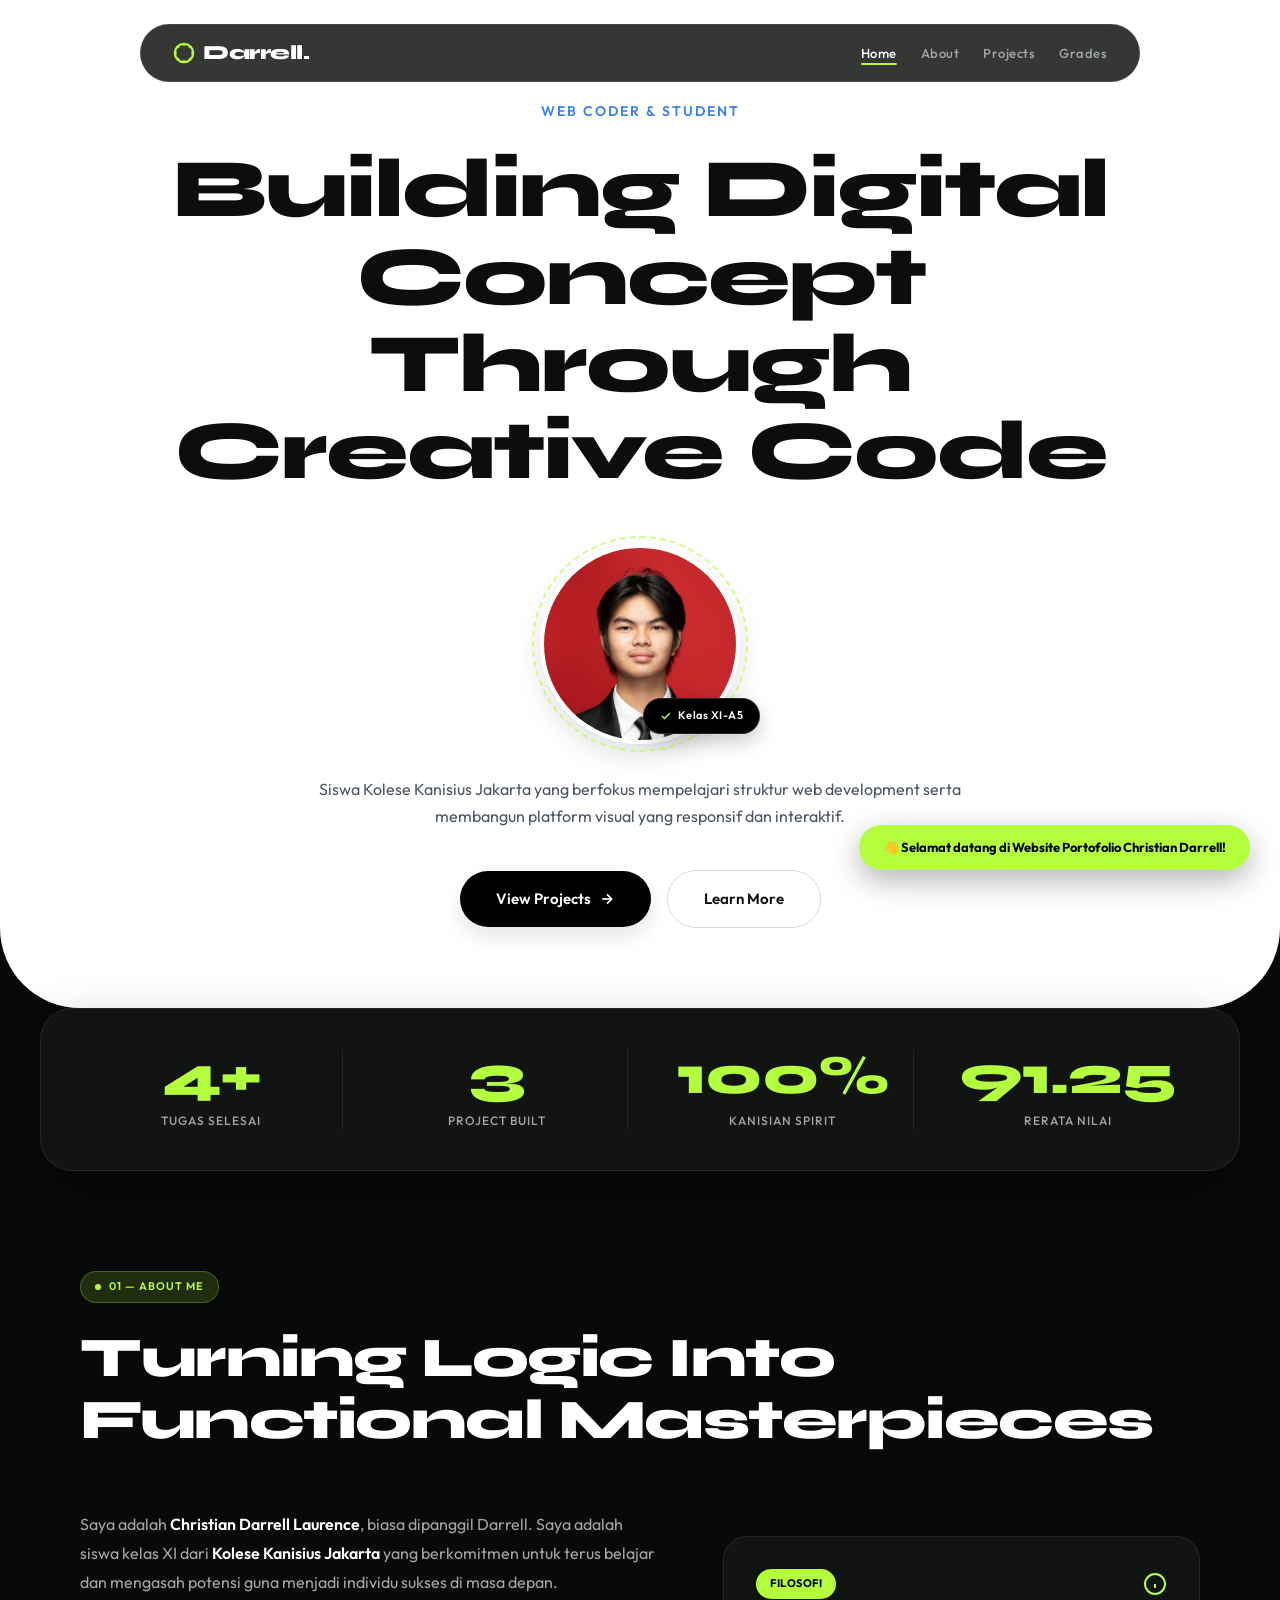
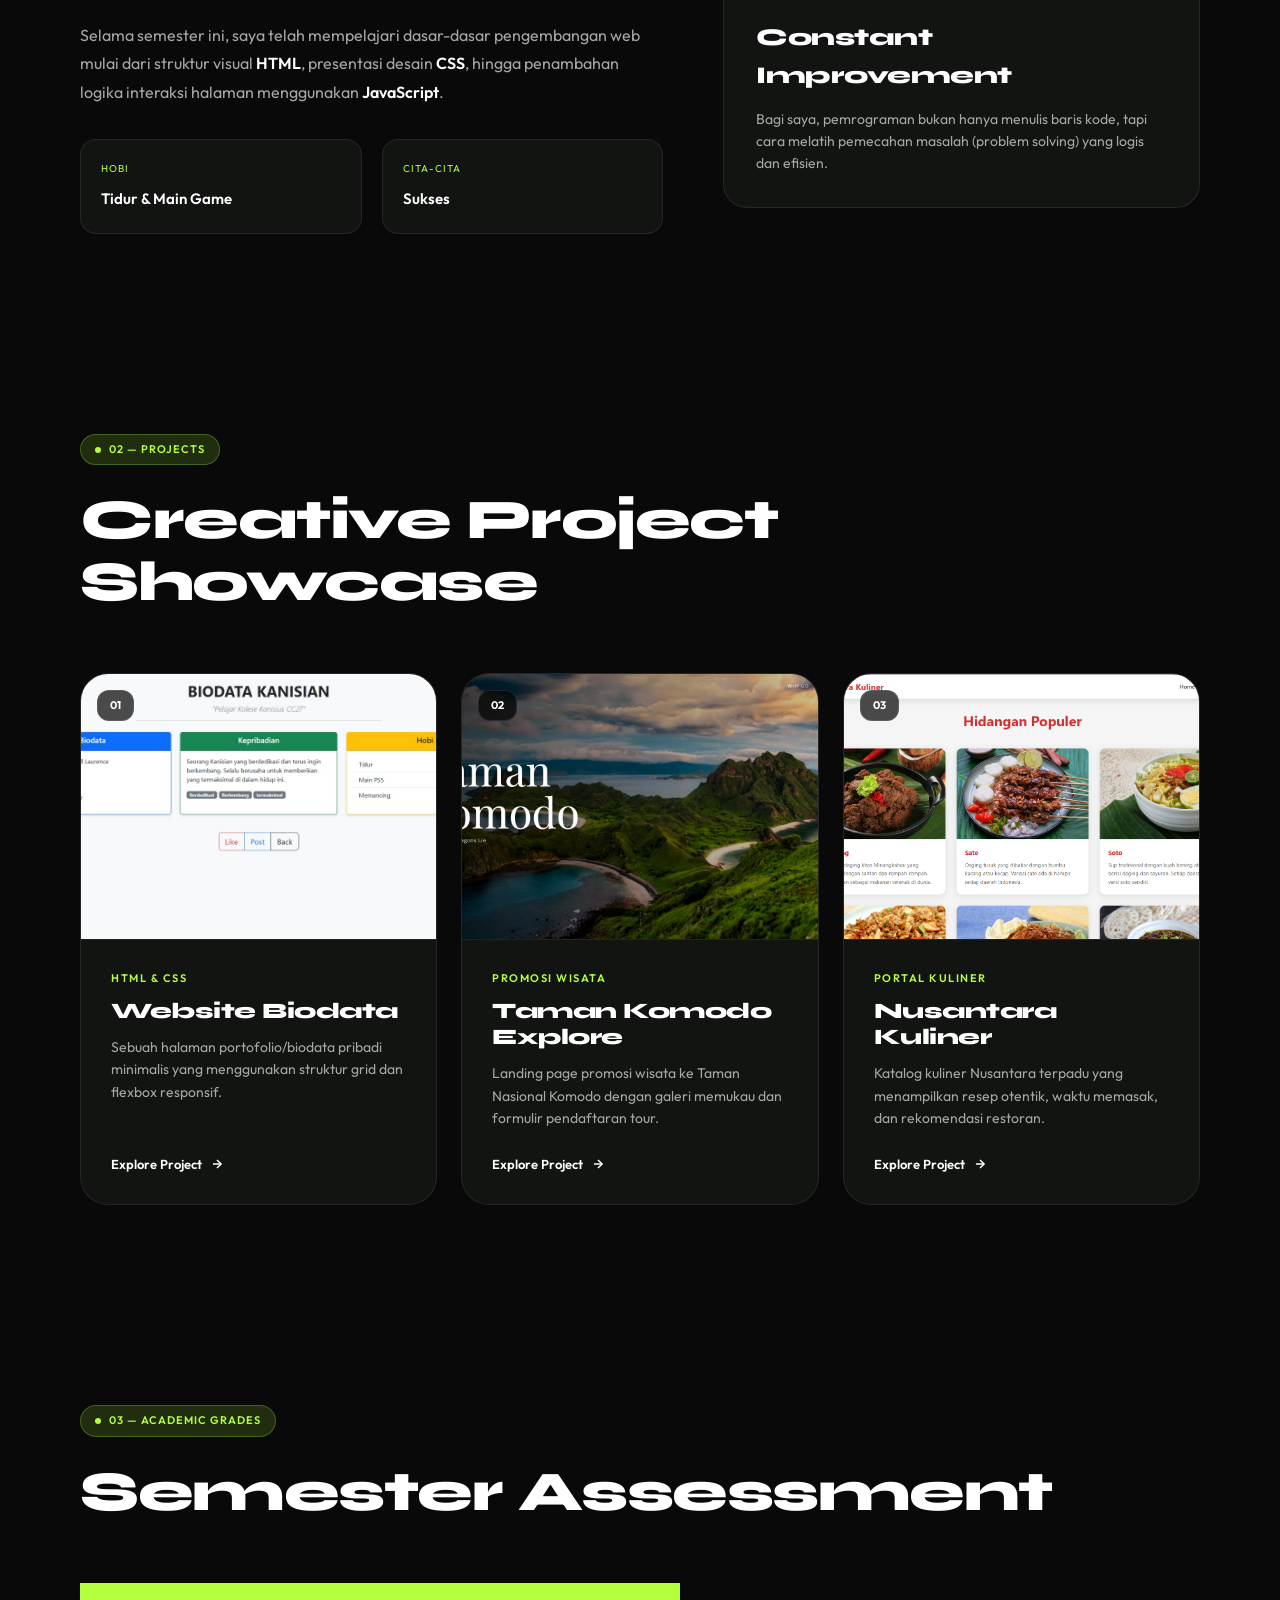
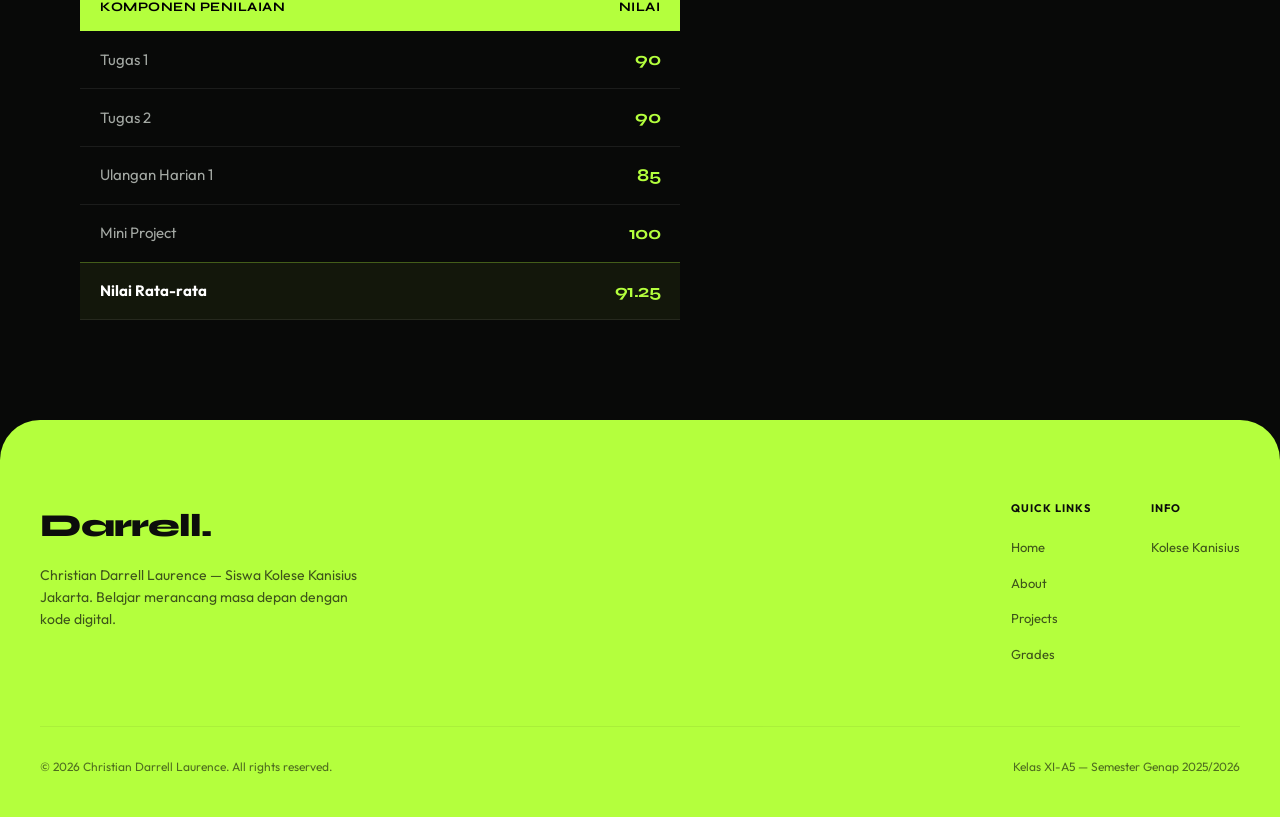
<file: index.html>
<!DOCTYPE html>
<html lang="id">
<head>
  <meta charset="UTF-8">
  <meta name="viewport" content="width=device-width, initial-scale=1.0">
  <title>Christian Darrell Laurence — Student Portfolio</title>
  <link rel="stylesheet" href="index.css">
</head>
<body>

  <!-- Floating Header / Navbar -->
  <header id="home">
    <nav class="navbar">
      <a href="#home" class="nav-logo">
        <svg class="nav-logo-icon" viewBox="0 0 24 24" fill="none" stroke="currentColor" stroke-width="2.5">
          <circle cx="12" cy="12" r="10"/>
          <path d="M12 2v2M12 20v2M4.93 4.93l1.41 1.41M17.66 17.66l1.41 1.41M2 12h2M20 12h2M6.34 17.66l-1.41 1.41M19.07 4.93l-1.41 1.41"/>
        </svg>
        Darrell.
      </a>
      <button class="mobile-toggle" id="mobile-toggle" aria-label="Toggle Menu">
        <span></span>
        <span></span>
        <span></span>
      </button>
      <ul class="nav-links" id="nav-links">
        <li><a href="#home" class="active">Home</a></li>
        <li><a href="#about">About</a></li>
        <li><a href="#projects">Projects</a></li>
        <li><a href="#grades">Grades</a></li>
      </ul>
    </nav>
  </header>

  <!-- Hero Section Wrapper -->
  <div class="hero-wrapper">
    <div class="hero-card">
      <p class="hero-tagline">Web Coder &amp; Student</p>
      <h1 class="hero-title">
        Building Digital Concept<br>Through <span>Creative Code</span>
      </h1>
      
      <!-- Avatar Section -->
      <div class="hero-image-container">
        <div class="hero-photo-ring"></div>
        <img class="hero-photo" src="profil.jpg" alt="Christian Darrell Laurence">
        <div class="hero-meta-badge">
          <svg viewBox="0 0 24 24" fill="none" stroke="currentColor" stroke-width="3">
            <polyline points="20 6 9 17 4 12"></polyline>
          </svg>
          Kelas XI-A5
        </div>
      </div>

      <p class="hero-desc">
        Siswa Kolese Kanisius Jakarta yang berfokus mempelajari struktur web development 
        serta membangun platform visual yang responsif dan interaktif.
      </p>

      <div class="hero-ctas">
        <a href="#projects" class="btn-primary">
          View Projects
          <svg width="16" height="16" viewBox="0 0 24 24" fill="none" stroke="currentColor" stroke-width="2.5">
            <line x1="5" y1="12" x2="19" y2="12"></line>
            <polyline points="12 5 19 12 12 19"></polyline>
          </svg>
        </a>
        <a href="#about" class="btn-secondary">Learn More</a>
      </div>
    </div>
  </div>

  <!-- Statistics Panel -->
  <div class="stats-container">
    <div class="stats-card">
      <div class="stat-item">
        <div class="stat-num">4+</div>
        <div class="stat-label">Tugas Selesai</div>
      </div>
      <div class="stat-item">
        <div class="stat-num">3</div>
        <div class="stat-label">Project Built</div>
      </div>
      <div class="stat-item">
        <div class="stat-num">100%</div>
        <div class="stat-label">Kanisian Spirit</div>
      </div>
      <div class="stat-item">
        <div class="stat-num">91.25</div>
        <div class="stat-label">Rerata Nilai</div>
      </div>
    </div>
  </div>

  <!-- About Section -->
  <section id="about" class="fade-in-section">
    <div class="section-tag">01 — About Me</div>
    <div class="section-header">
      <h2 class="section-title-dark">Turning Logic Into<br>Functional Masterpieces</h2>
    </div>
    
    <div class="about-split">
      <div class="about-left-text">
        <p>
          Saya adalah <strong>Christian Darrell Laurence</strong>, biasa dipanggil Darrell. Saya adalah siswa kelas XI dari <strong>Kolese Kanisius Jakarta</strong> yang berkomitmen untuk terus belajar dan mengasah potensi guna menjadi individu sukses di masa depan.
        </p>
        <p>
          Selama semester ini, saya telah mempelajari dasar-dasar pengembangan web mulai dari struktur visual <strong>HTML</strong>, presentasi desain <strong>CSS</strong>, hingga penambahan logika interaksi halaman menggunakan <strong>JavaScript</strong>.
        </p>
        
        <div class="about-meta-grid">
          <div class="about-meta-box">
            <label>Hobi</label>
            <span>Tidur &amp; Main Game</span>
          </div>
          <div class="about-meta-box">
            <label>Cita-cita</label>
            <span>Sukses</span>
          </div>
        </div>
      </div>

      <div class="about-right-cards">
        <div class="idea-card">
          <div class="idea-card-header">
            <span class="idea-badge">Filosofi</span>
            <svg width="24" height="24" viewBox="0 0 24 24" fill="none" stroke="currentColor" stroke-width="2" style="color:var(--accent-green)">
              <circle cx="12" cy="12" r="10"/>
              <path d="M12 16v-4M12 8h.01"/>
            </svg>
          </div>
          <h3>Constant Improvement</h3>
          <p>Bagi saya, pemrograman bukan hanya menulis baris kode, tapi cara melatih pemecahan masalah (problem solving) yang logis dan efisien.</p>
        </div>
      </div>
    </div>
  </section>

  <!-- Projects Section -->
  <section id="projects" class="fade-in-section">
    <div class="section-tag">02 — Projects</div>
    <div class="section-header">
      <h2 class="section-title-dark">Creative Project<br>Showcase</h2>
    </div>

    <div class="projects-grid">
      <!-- Project 1 -->
      <div class="proj-card">
        <div class="proj-img-wrap">
          <span class="proj-num-badge">01</span>
          <img class="proj-img" src="proyek 1/proyek1A.jpg" alt="Website Biodata">
        </div>
        <div class="proj-content">
          <span class="proj-category">HTML &amp; CSS</span>
          <h3 class="proj-title">Website Biodata</h3>
          <p class="proj-desc">Sebuah halaman portofolio/biodata pribadi minimalis yang menggunakan struktur grid dan flexbox responsif.</p>
          <a href="proyek 1/proyek1.html" class="proj-link">
            Explore Project
            <svg viewBox="0 0 24 24" fill="none" stroke="currentColor" stroke-width="2.5">
              <line x1="5" y1="12" x2="19" y2="12"></line>
              <polyline points="12 5 19 12 12 19"></polyline>
            </svg>
          </a>
        </div>
      </div>

      <!-- Project 2 -->
      <div class="proj-card">
        <div class="proj-img-wrap">
          <span class="proj-num-badge">02</span>
          <img class="proj-img" src="proyek 2/proyek2A.png" alt="Taman Komodo">
        </div>
        <div class="proj-content">
          <span class="proj-category">Promosi Wisata</span>
          <h3 class="proj-title">Taman Komodo Explore</h3>
          <p class="proj-desc">Landing page promosi wisata ke Taman Nasional Komodo dengan galeri memukau dan formulir pendaftaran tour.</p>
          <a href="proyek 2/proyek2.html" class="proj-link">
            Explore Project
            <svg viewBox="0 0 24 24" fill="none" stroke="currentColor" stroke-width="2.5">
              <line x1="5" y1="12" x2="19" y2="12"></line>
              <polyline points="12 5 19 12 12 19"></polyline>
            </svg>
          </a>
        </div>
      </div>

      <!-- Project 3 -->
      <div class="proj-card">
        <div class="proj-img-wrap">
          <span class="proj-num-badge">03</span>
          <img class="proj-img" src="proyek 3/proyek3A.png" alt="Nusantara Kuliner">
        </div>
        <div class="proj-content">
          <span class="proj-category">Portal Kuliner</span>
          <h3 class="proj-title">Nusantara Kuliner</h3>
          <p class="proj-desc">Katalog kuliner Nusantara terpadu yang menampilkan resep otentik, waktu memasak, dan rekomendasi restoran.</p>
          <a href="proyek 3/proyek3.html" class="proj-link">
            Explore Project
            <svg viewBox="0 0 24 24" fill="none" stroke="currentColor" stroke-width="2.5">
              <line x1="5" y1="12" x2="19" y2="12"></line>
              <polyline points="12 5 19 12 12 19"></polyline>
            </svg>
          </a>
        </div>
      </div>
    </div>
  </section>

  <!-- Grades Section -->
  <section id="grades" class="fade-in-section">
    <div class="section-tag">03 — Academic Grades</div>
    <div class="section-header">
      <h2 class="section-title-dark">Semester Assessment</h2>
    </div>

    <div class="grades-table-wrap">
      <table class="grades-table">
        <thead>
          <tr>
            <th>Komponen Penilaian</th>
            <th>Nilai</th>
          </tr>
        </thead>
        <tbody>
          <tr>
            <td>Tugas 1</td>
            <td class="score">90</td>
          </tr>
          <tr>
            <td>Tugas 2</td>
            <td class="score">90</td>
          </tr>
          <tr>
            <td>Ulangan Harian 1</td>
            <td class="score">85</td>
          </tr>
          <tr>
            <td>Mini Project</td>
            <td class="score">100</td>
          </tr>
          <tr class="average-row">
            <td><strong>Nilai Rata-rata</strong></td>
            <td class="score"><strong>91.25</strong></td>
          </tr>
        </tbody>
      </table>
    </div>
  </section>



  <!-- Footer Section -->
  <footer>
    <div class="footer-inner">
      <div class="footer-top">
        <div class="footer-brand">
          <h2>Darrell.</h2>
          <p>Christian Darrell Laurence — Siswa Kolese Kanisius Jakarta. Belajar merancang masa depan dengan kode digital.</p>
        </div>
        <div class="footer-links-wrap">
          <div class="footer-col">
            <h4>Quick Links</h4>
            <ul>
              <li><a href="#home">Home</a></li>
              <li><a href="#about">About</a></li>
              <li><a href="#projects">Projects</a></li>
              <li><a href="#grades">Grades</a></li>
            </ul>
          </div>
          <div class="footer-col">
            <h4>Info</h4>
            <ul>
              <li><a href="https://kanisius.edu/" target="_blank">Kolese Kanisius</a></li>
            </ul>
          </div>
        </div>
      </div>
      <div class="footer-bottom">
        <p>&copy; 2026 Christian Darrell Laurence. All rights reserved.</p>
        <p>Kelas XI-A5 — Semester Genap 2025/2026</p>
      </div>
    </div>
  </footer>

  <script src="index.js"></script>
</body>
</html>
</file>
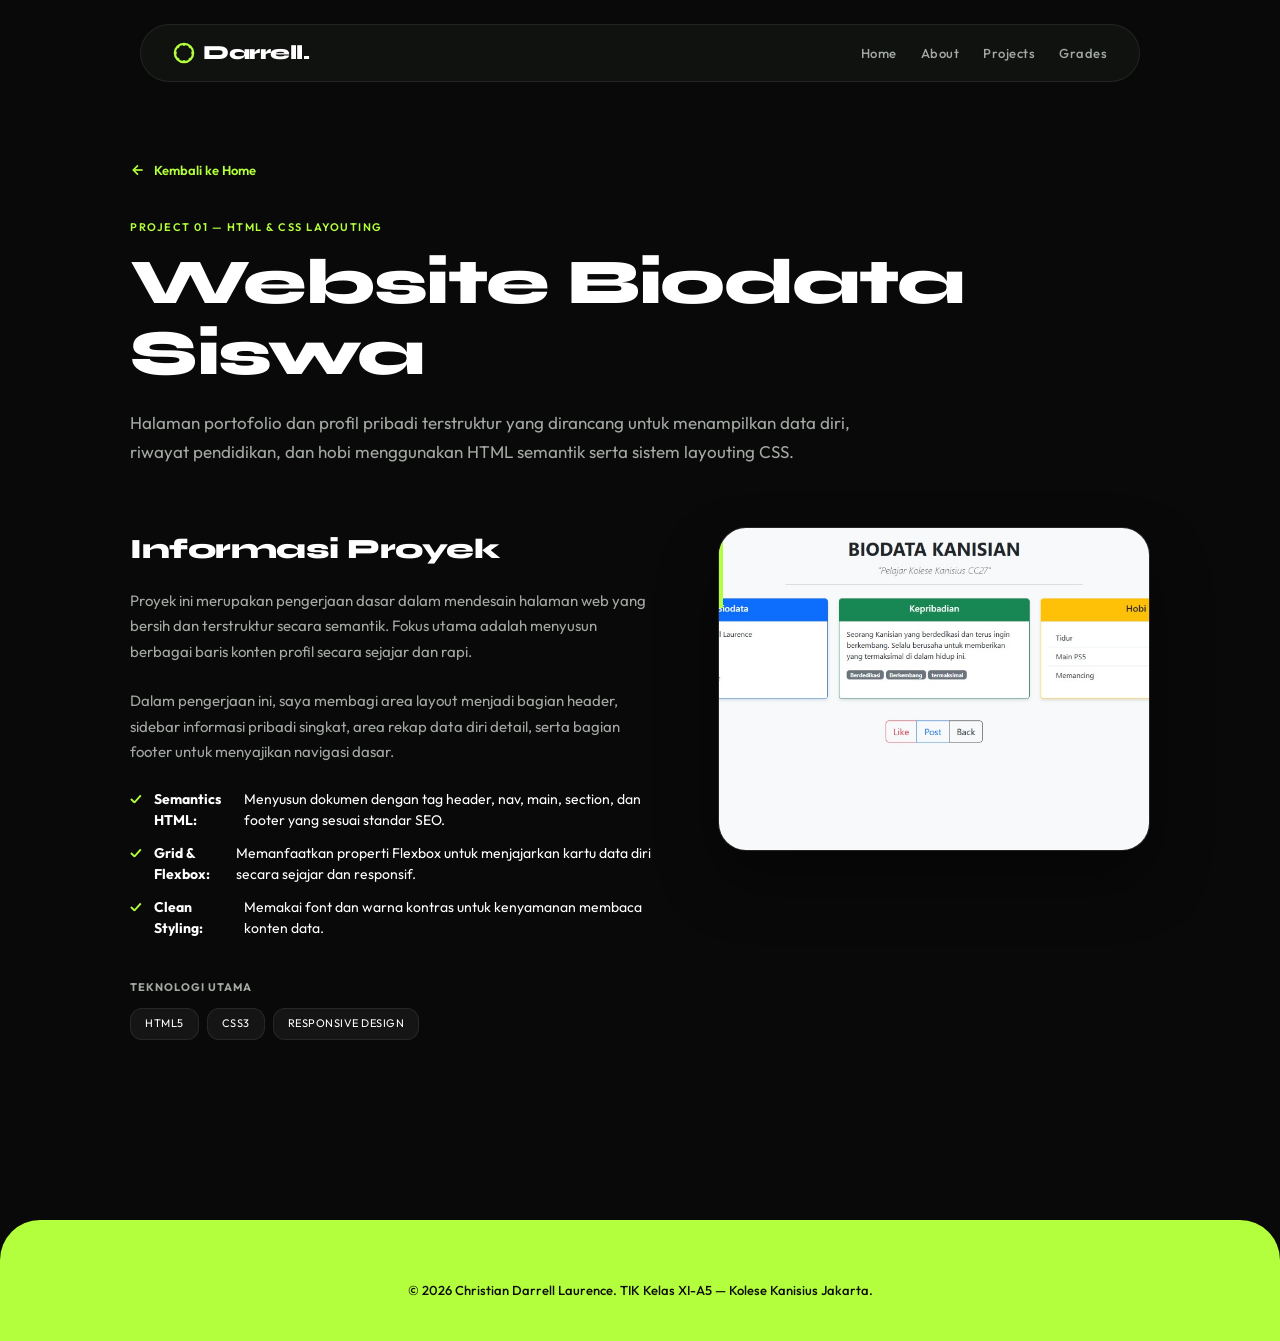
<file: proyek 1/proyek1.html>
<!DOCTYPE html>
<html lang="id">
<head>
  <meta charset="UTF-8">
  <meta name="viewport" content="width=device-width, initial-scale=1.0">
  <title>Website Biodata — Project 1 — Darrell</title>
  <link rel="stylesheet" href="proyek1.css">
</head>
<body>

  <!-- Floating Header / Navbar -->
  <header>
    <nav class="navbar">
      <a href="../index.html" class="nav-logo">
        <svg class="nav-logo-icon" viewBox="0 0 24 24" fill="none" stroke="currentColor" stroke-width="2.5">
          <circle cx="12" cy="12" r="10"/>
          <path d="M12 2v2M12 20v2M4.93 4.93l1.41 1.41M17.66 17.66l1.41 1.41M2 12h2M20 12h2M6.34 17.66l-1.41 1.41M19.07 4.93l-1.41 1.41"/>
        </svg>
        Darrell.
      </a>
      <ul class="nav-links">
        <li><a href="../index.html#home">Home</a></li>
        <li><a href="../index.html#about">About</a></li>
        <li><a href="../index.html#projects">Projects</a></li>
        <li><a href="../index.html#grades">Grades</a></li>
      </ul>
    </nav>
  </header>

  <!-- Main Content Wrapper -->
  <main class="fade-in-up">
    <!-- Back to home link -->
    <a href="../index.html" class="back-link">
      <svg viewBox="0 0 24 24" fill="none" stroke="currentColor" stroke-width="2.5">
        <line x1="5" y1="12" x2="19" y2="12"></line>
        <polyline points="12 5 19 12 12 19"></polyline>
      </svg>
      Kembali ke Home
    </a>

    <!-- Project Hero Section -->
    <div class="proj-hero">
      <span class="proj-tag">Project 01 — HTML &amp; CSS Layouting</span>
      <h1 class="proj-title">Website Biodata Siswa</h1>
      <p class="proj-desc">
        Halaman portofolio dan profil pribadi terstruktur yang dirancang untuk menampilkan data diri, riwayat pendidikan, dan hobi menggunakan HTML semantik serta sistem layouting CSS.
      </p>
    </div>

    <!-- Details and Screenshot Split -->
    <div class="proj-showcase">
      <div class="proj-details">
        <h2>Informasi Proyek</h2>
        <p>
          Proyek ini merupakan pengerjaan dasar dalam mendesain halaman web yang bersih dan terstruktur secara semantik. Fokus utama adalah menyusun berbagai baris konten profil secara sejajar dan rapi.
        </p>
        <p>
          Dalam pengerjaan ini, saya membagi area layout menjadi bagian header, sidebar informasi pribadi singkat, area rekap data diri detail, serta bagian footer untuk menyajikan navigasi dasar.
        </p>
        
        <ul class="proj-features">
          <li><strong>Semantics HTML:</strong> Menyusun dokumen dengan tag header, nav, main, section, dan footer yang sesuai standar SEO.</li>
          <li><strong>Grid &amp; Flexbox:</strong> Memanfaatkan properti Flexbox untuk menjajarkan kartu data diri secara sejajar dan responsif.</li>
          <li><strong>Clean Styling:</strong> Memakai font dan warna kontras untuk kenyamanan membaca konten data.</li>
        </ul>

        <div class="tech-section">
          <h4>Teknologi Utama</h4>
          <div class="tech-tags">
            <span class="tech-tag">HTML5</span>
            <span class="tech-tag">CSS3</span>
            <span class="tech-tag">Responsive Design</span>
          </div>
        </div>
      </div>

      <div class="img-box">
        <img src="proyek1A.jpg" alt="Screenshot Website Biodata">
      </div>
    </div>
  </main>

  <!-- Simple Footer -->
  <footer>
    <p>&copy; 2026 Christian Darrell Laurence. TIK Kelas XI-A5 — Kolese Kanisius Jakarta.</p>
  </footer>

  <script src="proyek1.js"></script>
</body>
</html>
</file>
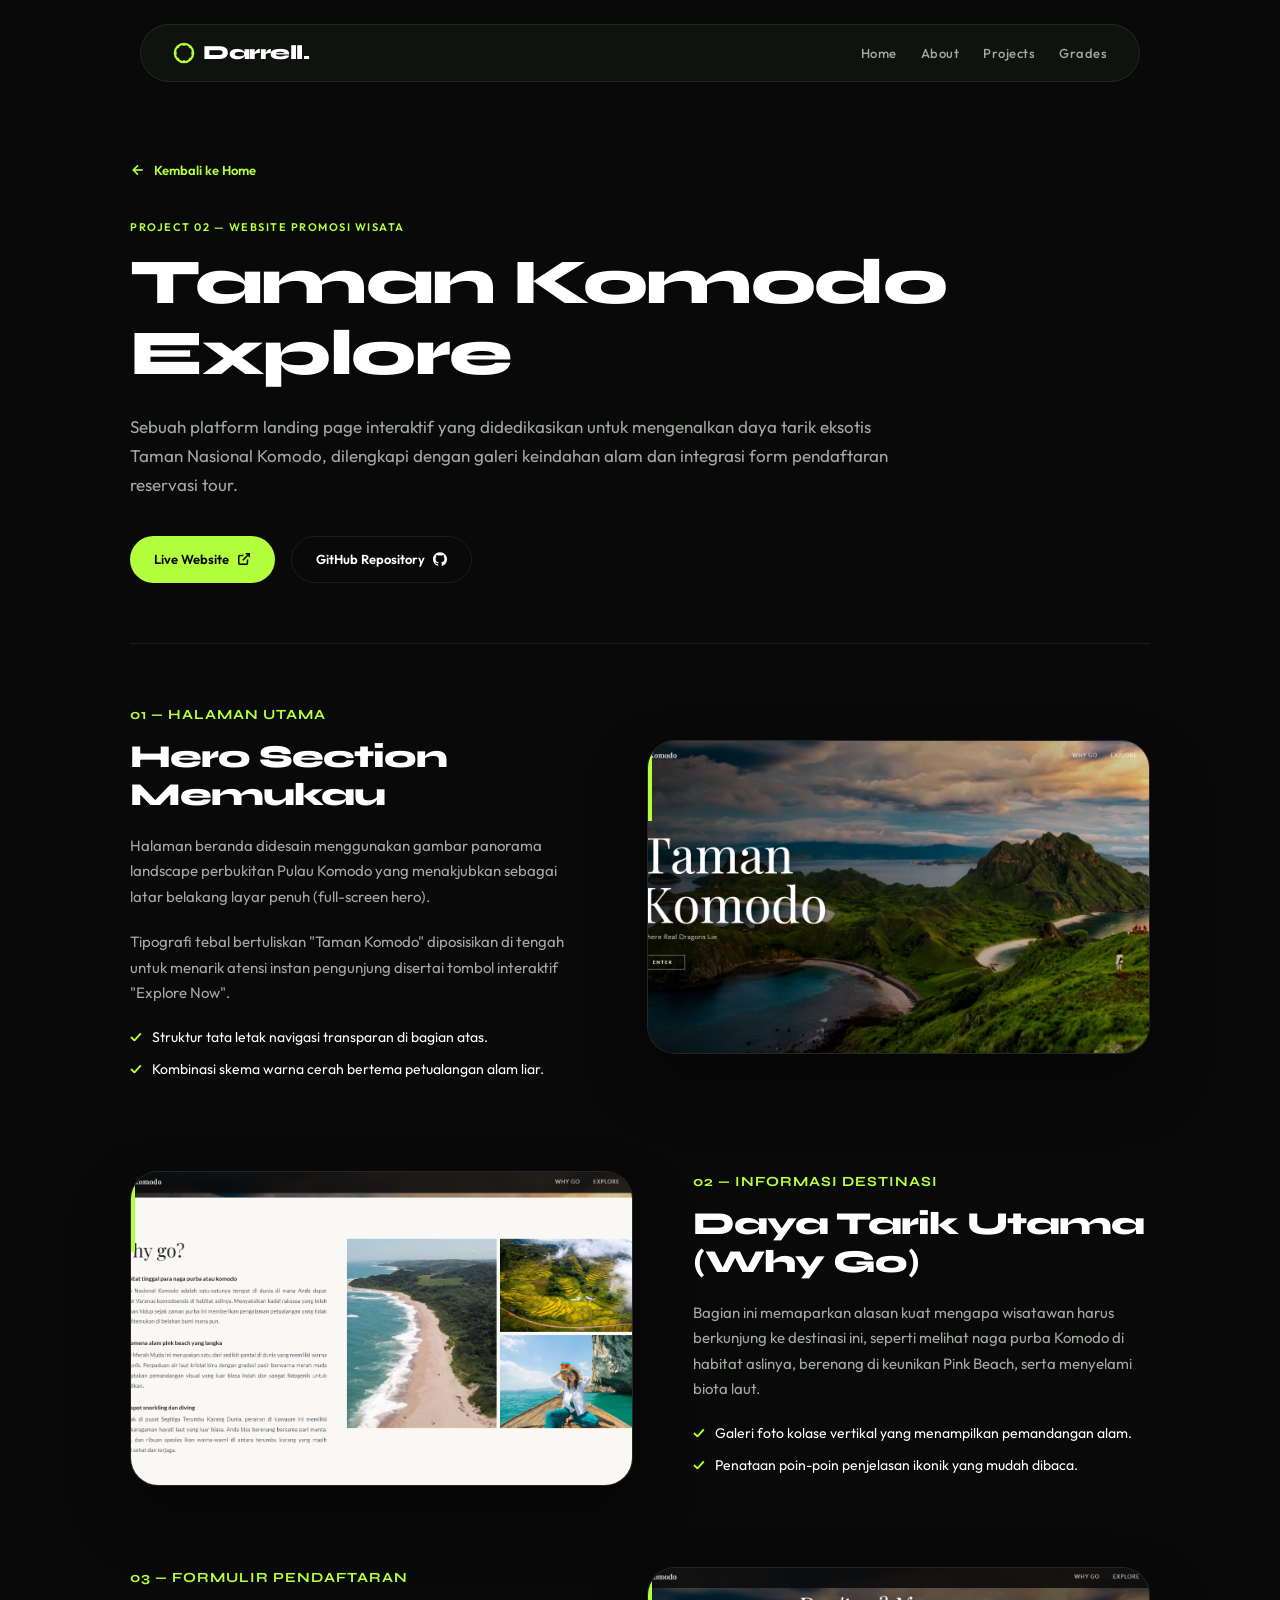
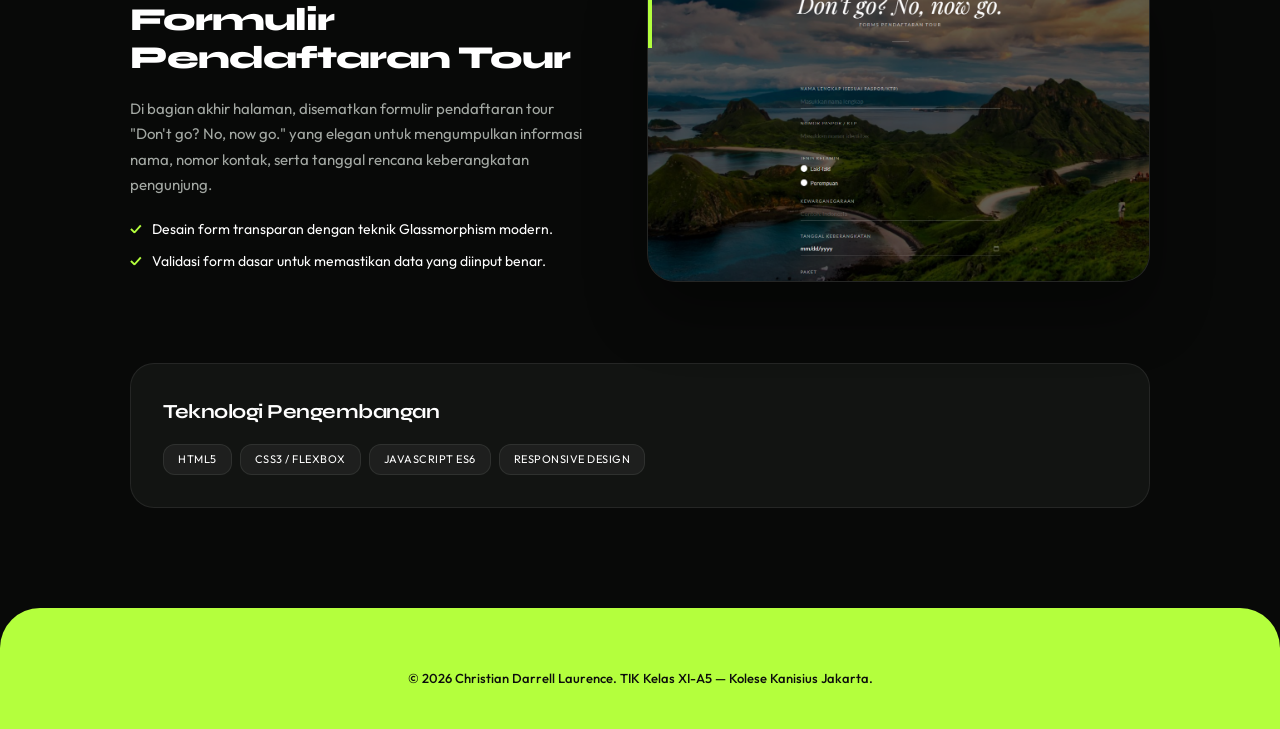
<file: proyek 2/proyek2.html>
<!DOCTYPE html>
<html lang="id">
<head>
  <meta charset="UTF-8">
  <meta name="viewport" content="width=device-width, initial-scale=1.0">
  <title>Taman Komodo Explore — Project 2 — Darrell</title>
  <link rel="stylesheet" href="proyek2.css">
</head>
<body>

  <!-- Floating Header / Navbar -->
  <header>
    <nav class="navbar">
      <a href="../index.html" class="nav-logo">
        <svg class="nav-logo-icon" viewBox="0 0 24 24" fill="none" stroke="currentColor" stroke-width="2.5">
          <circle cx="12" cy="12" r="10"/>
          <path d="M12 2v2M12 20v2M4.93 4.93l1.41 1.41M17.66 17.66l1.41 1.41M2 12h2M20 12h2M6.34 17.66l-1.41 1.41M19.07 4.93l-1.41 1.41"/>
        </svg>
        Darrell.
      </a>
      <ul class="nav-links">
        <li><a href="../index.html#home">Home</a></li>
        <li><a href="../index.html#about">About</a></li>
        <li><a href="../index.html#projects">Projects</a></li>
        <li><a href="../index.html#grades">Grades</a></li>
      </ul>
    </nav>
  </header>

  <!-- Main Container -->
  <main class="fade-in-up">
    <!-- Back to home link -->
    <a href="../index.html" class="back-link">
      <svg viewBox="0 0 24 24" fill="none" stroke="currentColor" stroke-width="2.5">
        <line x1="5" y1="12" x2="19" y2="12"></line>
        <polyline points="12 5 19 12 12 19"></polyline>
      </svg>
      Kembali ke Home
    </a>

    <!-- Project Hero Section -->
    <div class="proj-hero">
      <span class="proj-tag">Project 02 — Website Promosi Wisata</span>
      <h1 class="proj-title">Taman Komodo Explore</h1>
      <p class="proj-desc">
        Sebuah platform landing page interaktif yang didedikasikan untuk mengenalkan daya tarik eksotis Taman Nasional Komodo, dilengkapi dengan galeri keindahan alam dan integrasi form pendaftaran reservasi tour.
      </p>
      
      <!-- Project Action Buttons -->
      <div class="proj-links">
        <a href="https://ethanfiz.github.io/komodo/" target="_blank" class="btn-action live">
          Live Website
          <svg width="14" height="14" viewBox="0 0 24 24" fill="none" stroke="currentColor" stroke-width="2.5">
            <path d="M18 13v6a2 2 0 0 1-2 2H5a2 2 0 0 1-2-2V8a2 2 0 0 1 2-2h6"></path>
            <polyline points="15 3 21 3 21 9"></polyline>
            <line x1="10" y1="14" x2="21" y2="3"></line>
          </svg>
        </a>
        <a href="https://github.com/EthanFiz/komodo" target="_blank" class="btn-action code">
          GitHub Repository
          <svg width="14" height="14" fill="currentColor" viewBox="0 0 24 24">
            <path d="M12 .297c-6.63 0-12 5.373-12 12 0 5.303 3.438 9.8 8.205 11.385.6.113.82-.258.82-.577 0-.285-.01-1.04-.015-2.04-3.338.724-4.042-1.61-4.042-1.61C4.422 18.07 3.633 17.7 3.633 17.7c-1.087-.744.084-.729.084-.729 1.205.084 1.838 1.236 1.838 1.236 1.07 1.835 2.809 1.305 3.495.998.108-.776.417-1.305.76-1.605-2.665-.3-5.466-1.332-5.466-5.93 0-1.31.465-2.38 1.235-3.22-.135-.303-.54-1.523.105-3.176 0 0 1.005-.322 3.3 1.23.96-.267 1.98-.399 3-.405 1.02.006 2.04.138 3 .405 2.28-1.552 3.285-1.23 3.285-1.23.645 1.653.24 2.873.12 3.176.765.84 1.23 1.91 1.23 3.22 0 4.61-2.805 5.625-5.475 5.92.42.36.81 1.096.81 2.22 0 1.606-.015 2.896-.015 3.286 0 .315.21.69.825.57C20.565 22.092 24 17.592 24 12.297c0-6.627-5.373-12-12-12"/>
          </svg>
        </a>
      </div>
    </div>

    <hr class="divider">

    <!-- Row 1: Halaman Utama (Hero Section) -->
    <div class="section-row">
      <div class="row-text">
        <span class="row-num">01 — Halaman Utama</span>
        <h2>Hero Section Memukau</h2>
        <p>
          Halaman beranda didesain menggunakan gambar panorama landscape perbukitan Pulau Komodo yang menakjubkan sebagai latar belakang layar penuh (full-screen hero).
        </p>
        <p>
          Tipografi tebal bertuliskan "Taman Komodo" diposisikan di tengah untuk menarik atensi instan pengunjung disertai tombol interaktif "Explore Now".
        </p>
        <ul class="features-list">
          <li>Struktur tata letak navigasi transparan di bagian atas.</li>
          <li>Kombinasi skema warna cerah bertema petualangan alam liar.</li>
        </ul>
      </div>
      <div class="row-img">
        <img src="proyek2A.png" alt="Screenshot Hero Section">
      </div>
    </div>

    <!-- Row 2: Informasi Destinasi (Daya Tarik Utama) -->
    <div class="section-row reverse">
      <div class="row-text">
        <span class="row-num">02 — Informasi Destinasi</span>
        <h2>Daya Tarik Utama (Why Go)</h2>
        <p>
          Bagian ini memaparkan alasan kuat mengapa wisatawan harus berkunjung ke destinasi ini, seperti melihat naga purba Komodo di habitat aslinya, berenang di keunikan Pink Beach, serta menyelami biota laut.
        </p>
        <ul class="features-list">
          <li>Galeri foto kolase vertikal yang menampilkan pemandangan alam.</li>
          <li>Penataan poin-poin penjelasan ikonik yang mudah dibaca.</li>
        </ul>
      </div>
      <div class="row-img">
        <img src="proyek2B.png" alt="Screenshot Daya Tarik Wisata">
      </div>
    </div>

    <!-- Row 3: Konversi Pengguna (Formulir Pendaftaran) -->
    <div class="section-row">
      <div class="row-text">
        <span class="row-num">03 — Formulir Pendaftaran</span>
        <h2>Formulir Pendaftaran Tour</h2>
        <p>
          Di bagian akhir halaman, disematkan formulir pendaftaran tour "Don't go? No, now go." yang elegan untuk mengumpulkan informasi nama, nomor kontak, serta tanggal rencana keberangkatan pengunjung.
        </p>
        <ul class="features-list">
          <li>Desain form transparan dengan teknik Glassmorphism modern.</li>
          <li>Validasi form dasar untuk memastikan data yang diinput benar.</li>
        </ul>
      </div>
      <div class="row-img">
        <img src="proyek2C.png" alt="Screenshot Formulir Wisata">
      </div>
    </div>

    <!-- Tech Stack Box -->
    <div class="tech-box">
      <h3>Teknologi Pengembangan</h3>
      <div class="tech-tags">
        <span class="tech-tag">HTML5</span>
        <span class="tech-tag">CSS3 / Flexbox</span>
        <span class="tech-tag">JavaScript ES6</span>
        <span class="tech-tag">Responsive Design</span>
      </div>
    </div>
  </main>

  <!-- Simple Footer -->
  <footer>
    <p>&copy; 2026 Christian Darrell Laurence. TIK Kelas XI-A5 — Kolese Kanisius Jakarta.</p>
  </footer>

  <script src="proyek2.js"></script>
</body>
</html>
</file>
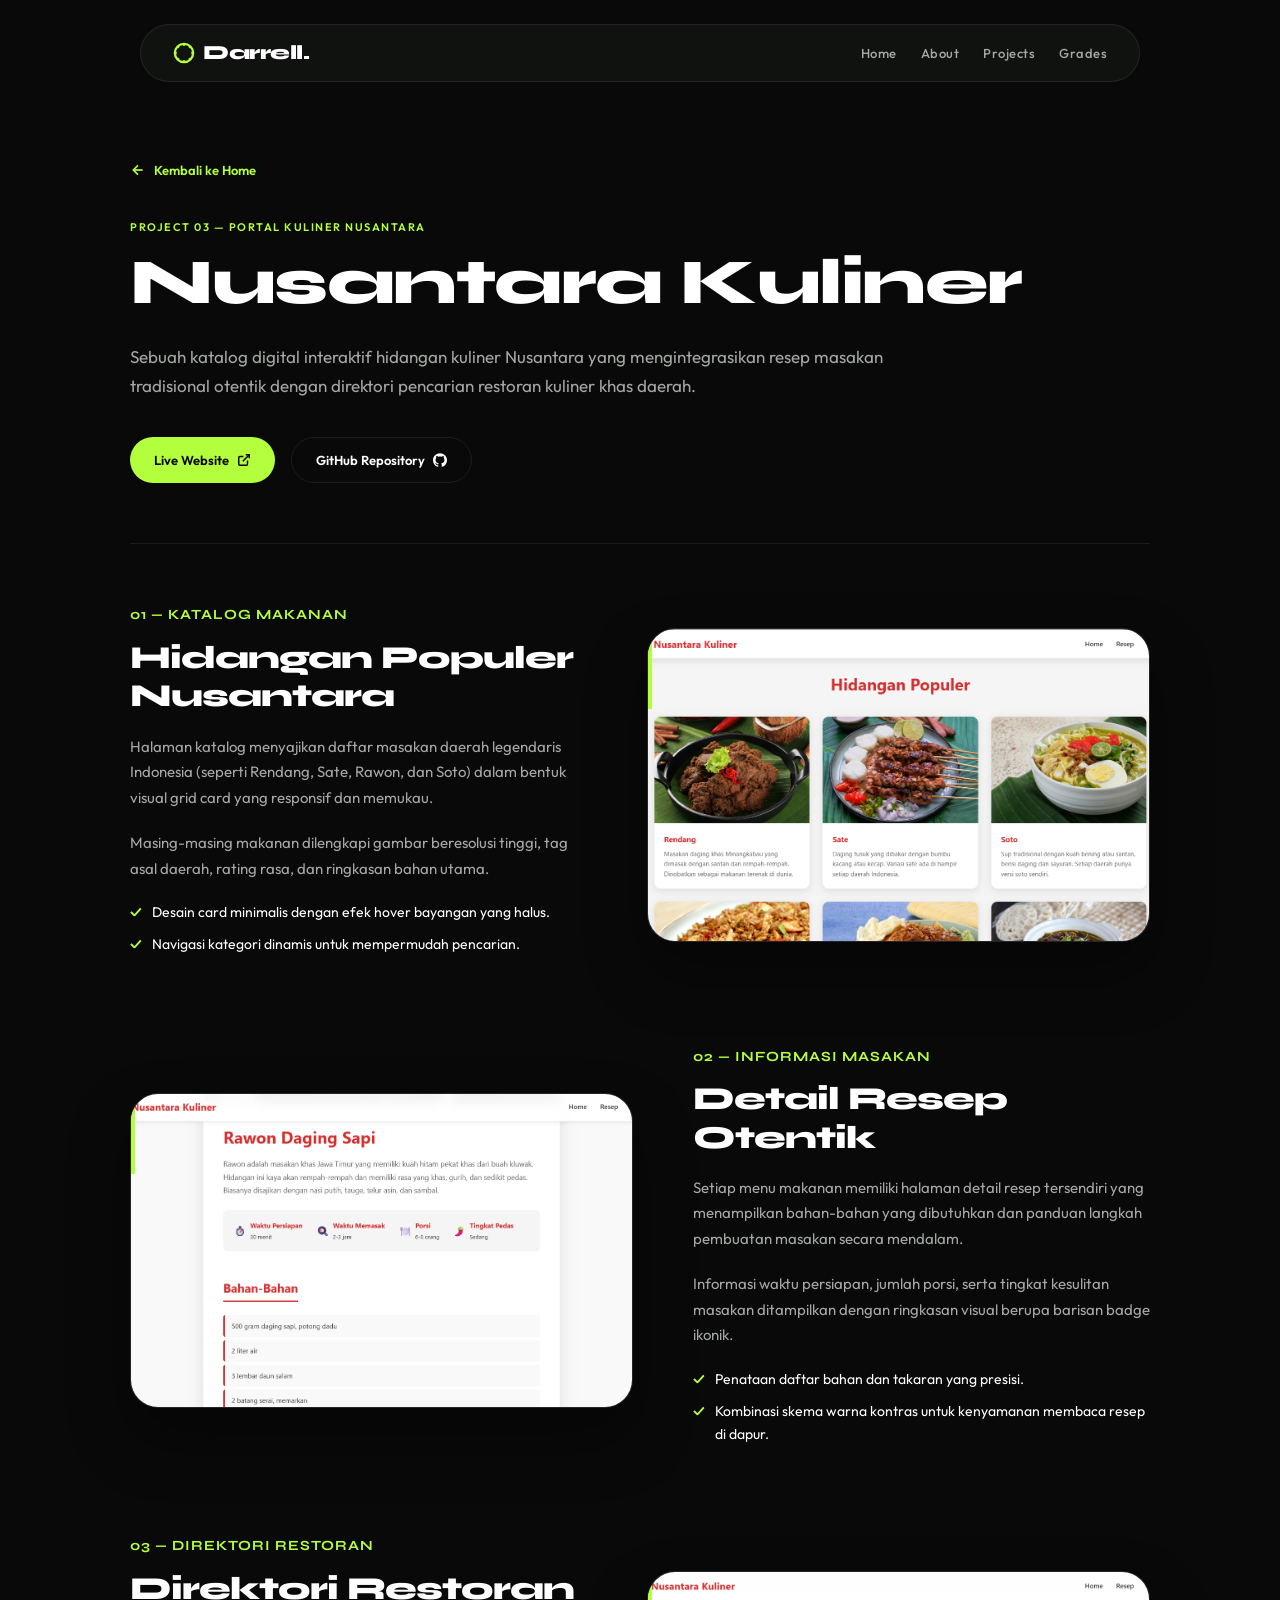
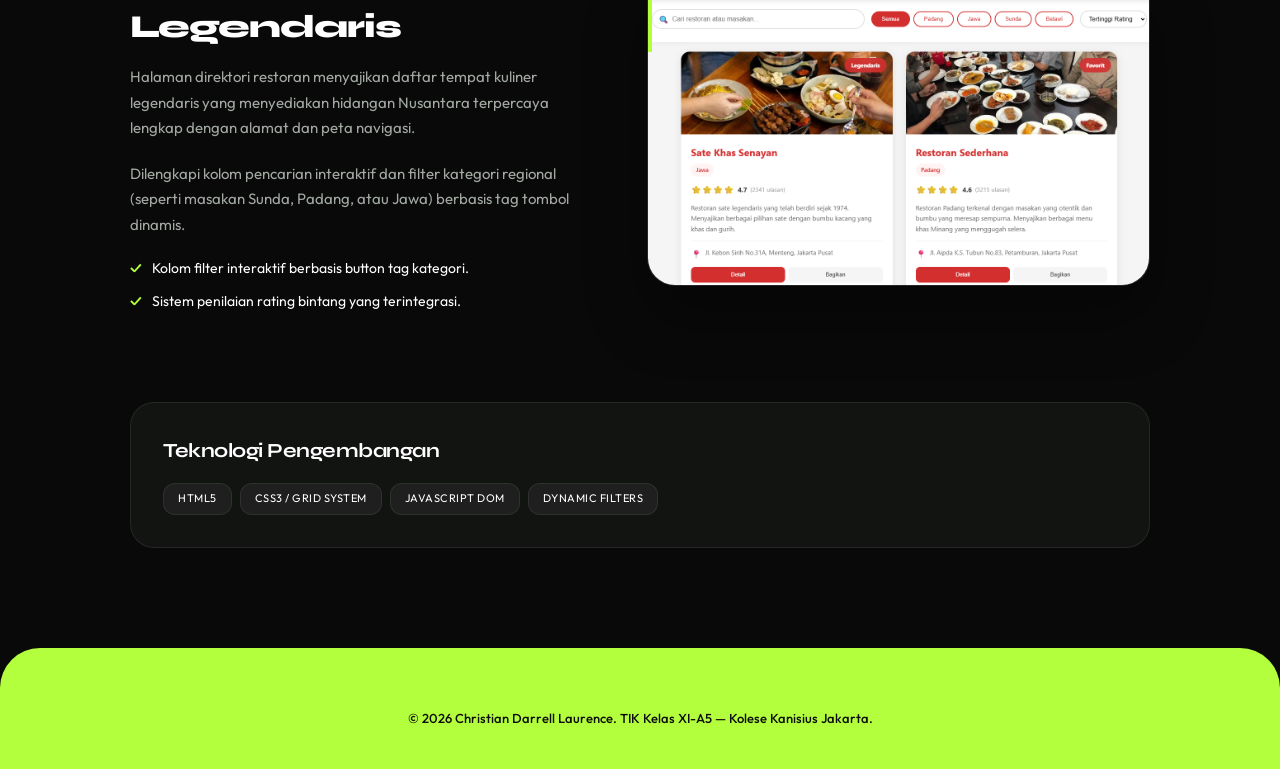
<file: proyek 3/proyek3.html>
<!DOCTYPE html>
<html lang="id">
<head>
  <meta charset="UTF-8">
  <meta name="viewport" content="width=device-width, initial-scale=1.0">
  <title>Nusantara Kuliner — Project 3 — Darrell</title>
  <link rel="stylesheet" href="proyek3.css">
</head>
<body>

  <!-- Floating Header / Navbar -->
  <header>
    <nav class="navbar">
      <a href="../index.html" class="nav-logo">
        <svg class="nav-logo-icon" viewBox="0 0 24 24" fill="none" stroke="currentColor" stroke-width="2.5">
          <circle cx="12" cy="12" r="10"/>
          <path d="M12 2v2M12 20v2M4.93 4.93l1.41 1.41M17.66 17.66l1.41 1.41M2 12h2M20 12h2M6.34 17.66l-1.41 1.41M19.07 4.93l-1.41 1.41"/>
        </svg>
        Darrell.
      </a>
      <ul class="nav-links">
        <li><a href="../index.html#home">Home</a></li>
        <li><a href="../index.html#about">About</a></li>
        <li><a href="../index.html#projects">Projects</a></li>
        <li><a href="../index.html#grades">Grades</a></li>
      </ul>
    </nav>
  </header>

  <!-- Main Container -->
  <main class="fade-in-up">
    <!-- Back to home link -->
    <a href="../index.html" class="back-link">
      <svg viewBox="0 0 24 24" fill="none" stroke="currentColor" stroke-width="2.5">
        <line x1="5" y1="12" x2="19" y2="12"></line>
        <polyline points="12 5 19 12 12 19"></polyline>
      </svg>
      Kembali ke Home
    </a>

    <!-- Project Hero Section -->
    <div class="proj-hero">
      <span class="proj-tag">Project 03 — Portal Kuliner Nusantara</span>
      <h1 class="proj-title">Nusantara Kuliner</h1>
      <p class="proj-desc">
        Sebuah katalog digital interaktif hidangan kuliner Nusantara yang mengintegrasikan resep masakan tradisional otentik dengan direktori pencarian restoran kuliner khas daerah.
      </p>
      
      <!-- Project Action Buttons -->
      <div class="proj-links">
        <a href="https://ethanfiz.github.io/UH3TIK-kulinerNusantara/" target="_blank" class="btn-action live">
          Live Website
          <svg width="14" height="14" viewBox="0 0 24 24" fill="none" stroke="currentColor" stroke-width="2.5">
            <path d="M18 13v6a2 2 0 0 1-2 2H5a2 2 0 0 1-2-2V8a2 2 0 0 1 2-2h6"></path>
            <polyline points="15 3 21 3 21 9"></polyline>
            <line x1="10" y1="14" x2="21" y2="3"></line>
          </svg>
        </a>
        <a href="https://github.com/EthanFiz/UH3TIK-kulinerNusantara" target="_blank" class="btn-action code">
          GitHub Repository
          <svg width="14" height="14" fill="currentColor" viewBox="0 0 24 24">
            <path d="M12 .297c-6.63 0-12 5.373-12 12 0 5.303 3.438 9.8 8.205 11.385.6.113.82-.258.82-.577 0-.285-.01-1.04-.015-2.04-3.338.724-4.042-1.61-4.042-1.61C4.422 18.07 3.633 17.7 3.633 17.7c-1.087-.744.084-.729.084-.729 1.205.084 1.838 1.236 1.838 1.236 1.07 1.835 2.809 1.305 3.495.998.108-.776.417-1.305.76-1.605-2.665-.3-5.466-1.332-5.466-5.93 0-1.31.465-2.38 1.235-3.22-.135-.303-.54-1.523.105-3.176 0 0 1.005-.322 3.3 1.23.96-.267 1.98-.399 3-.405 1.02.006 2.04.138 3 .405 2.28-1.552 3.285-1.23 3.285-1.23.645 1.653.24 2.873.12 3.176.765.84 1.23 1.91 1.23 3.22 0 4.61-2.805 5.625-5.475 5.92.42.36.81 1.096.81 2.22 0 1.606-.015 2.896-.015 3.286 0 .315.21.69.825.57C20.565 22.092 24 17.592 24 12.297c0-6.627-5.373-12-12-12"/>
          </svg>
        </a>
      </div>
    </div>

    <hr class="divider">

    <!-- Row 1: Halaman Utama (Katalog Makanan) -->
    <div class="section-row">
      <div class="row-text">
        <span class="row-num">01 — Katalog Makanan</span>
        <h2>Hidangan Populer Nusantara</h2>
        <p>
          Halaman katalog menyajikan daftar masakan daerah legendaris Indonesia (seperti Rendang, Sate, Rawon, dan Soto) dalam bentuk visual grid card yang responsif dan memukau.
        </p>
        <p>
          Masing-masing makanan dilengkapi gambar beresolusi tinggi, tag asal daerah, rating rasa, dan ringkasan bahan utama.
        </p>
        <ul class="features-list">
          <li>Desain card minimalis dengan efek hover bayangan yang halus.</li>
          <li>Navigasi kategori dinamis untuk mempermudah pencarian.</li>
        </ul>
      </div>
      <div class="row-img">
        <img src="proyek3A.png" alt="Screenshot Katalog Nusantara Kuliner">
      </div>
    </div>

    <!-- Row 2: Informasi Masakan (Detail Resep) -->
    <div class="section-row reverse">
      <div class="row-text">
        <span class="row-num">02 — Informasi Masakan</span>
        <h2>Detail Resep Otentik</h2>
        <p>
          Setiap menu makanan memiliki halaman detail resep tersendiri yang menampilkan bahan-bahan yang dibutuhkan dan panduan langkah pembuatan masakan secara mendalam.
        </p>
        <p>
          Informasi waktu persiapan, jumlah porsi, serta tingkat kesulitan masakan ditampilkan dengan ringkasan visual berupa barisan badge ikonik.
        </p>
        <ul class="features-list">
          <li>Penataan daftar bahan dan takaran yang presisi.</li>
          <li>Kombinasi skema warna kontras untuk kenyamanan membaca resep di dapur.</li>
        </ul>
      </div>
      <div class="row-img">
        <img src="proyek3B.png" alt="Screenshot Detail Resep Rawon">
      </div>
    </div>

    <!-- Row 3: Fitur Pencarian (Direktori Restoran) -->
    <div class="section-row">
      <div class="row-text">
        <span class="row-num">03 — Direktori Restoran</span>
        <h2>Direktori Restoran Legendaris</h2>
        <p>
          Halaman direktori restoran menyajikan daftar tempat kuliner legendaris yang menyediakan hidangan Nusantara terpercaya lengkap dengan alamat dan peta navigasi.
        </p>
        <p>
          Dilengkapi kolom pencarian interaktif dan filter kategori regional (seperti masakan Sunda, Padang, atau Jawa) berbasis tag tombol dinamis.
        </p>
        <ul class="features-list">
          <li>Kolom filter interaktif berbasis button tag kategori.</li>
          <li>Sistem penilaian rating bintang yang terintegrasi.</li>
        </ul>
      </div>
      <div class="row-img">
        <img src="proyek3C.png" alt="Screenshot Direktori Restoran">
      </div>
    </div>

    <!-- Tech Stack Box -->
    <div class="tech-box">
      <h3>Teknologi Pengembangan</h3>
      <div class="tech-tags">
        <span class="tech-tag">HTML5</span>
        <span class="tech-tag">CSS3 / Grid System</span>
        <span class="tech-tag">JavaScript DOM</span>
        <span class="tech-tag">Dynamic Filters</span>
      </div>
    </div>
  </main>

  <!-- Simple Footer -->
  <footer>
    <p>&copy; 2026 Christian Darrell Laurence. TIK Kelas XI-A5 — Kolese Kanisius Jakarta.</p>
  </footer>

  <script src="proyek3.js"></script>
</body>
</html>
</file>
<file: index.css>
@import url('https://fonts.googleapis.com/css2?family=Outfit:wght@300;400;500;600;700&family=Syne:wght@700;800&display=swap');

:root {
  --bg-dark: #080908;
  --bg-card: #121412;
  --accent-green: #b4ff3d;
  --accent-green-hover: #9ee62e;
  --text-white: #ffffff;
  --text-muted: #a3a8a3;
  --border-color: rgba(255, 255, 255, 0.08);
  --border-light: rgba(255, 255, 255, 0.15);
  
  --font-heading: 'Syne', sans-serif;
  --font-body: 'Outfit', sans-serif;
}

*, *::before, *::after {
  box-sizing: border-box;
  margin: 0;
  padding: 0;
}

html {
  scroll-behavior: smooth;
  background-color: var(--bg-dark);
}

body {
  background-color: var(--bg-dark);
  color: var(--text-white);
  font-family: var(--font-body);
  overflow-x: hidden;
  line-height: 1.6;
}

/* --- Floating Navigation Bar --- */
header {
  position: fixed;
  top: 24px;
  left: 50%;
  transform: translateX(-50%);
  width: 90%;
  max-width: 1000px;
  z-index: 1000;
}

.navbar {
  display: flex;
  align-items: center;
  justify-content: space-between;
  background-color: rgba(18, 20, 18, 0.85);
  backdrop-filter: blur(16px);
  -webkit-backdrop-filter: blur(16px);
  padding: 12px 32px;
  border-radius: 50px;
  border: 1px solid var(--border-color);
}

.nav-logo {
  display: flex;
  align-items: center;
  gap: 8px;
  text-decoration: none;
  font-family: var(--font-heading);
  font-size: 20px;
  font-weight: 800;
  color: var(--text-white);
  letter-spacing: -0.5px;
}

.nav-logo-icon {
  width: 22px;
  height: 22px;
  color: var(--accent-green);
}

.nav-links {
  display: flex;
  align-items: center;
  gap: 24px;
  list-style: none;
}

.nav-links a {
  font-size: 13px;
  text-decoration: none;
  color: var(--text-muted);
  font-weight: 500;
  transition: color 0.3s ease;
  letter-spacing: 0.5px;
}

.nav-links a:hover, .nav-links a.active {
  color: var(--text-white);
}

.nav-links a.active {
  position: relative;
}

.nav-links a.active::after {
  content: '';
  position: absolute;
  bottom: -4px;
  left: 0;
  width: 100%;
  height: 2px;
  background-color: var(--accent-green);
  border-radius: 2px;
}



/* Mobile Toggle Hamburger */
.mobile-toggle {
  display: none;
  flex-direction: column;
  gap: 5px;
  background: none;
  border: none;
  cursor: pointer;
  z-index: 1001;
}

.mobile-toggle span {
  display: block;
  width: 22px;
  height: 2px;
  background-color: var(--text-white);
  transition: all 0.3s ease;
}

.mobile-toggle.open span:nth-child(1) {
  transform: translateY(7px) rotate(45deg);
  background-color: var(--accent-green);
}

.mobile-toggle.open span:nth-child(2) {
  opacity: 0;
}

.mobile-toggle.open span:nth-child(3) {
  transform: translateY(-7px) rotate(-45deg);
  background-color: var(--accent-green);
}

/* --- Hero Section (White Rounded Card Container) --- */
.hero-wrapper {
  background-color: var(--bg-dark);
  padding: 0 0 40px 0;
}

.hero-card {
  background-color: #ffffff;
  color: #0c0d0c;
  border-bottom-left-radius: 80px;
  border-bottom-right-radius: 80px;
  padding: 100px 40px 80px 40px;
  position: relative;
  overflow: hidden;
  display: flex;
  flex-direction: column;
  align-items: center;
  text-align: center;
}

.hero-tagline {
  font-family: var(--font-body);
  font-size: 14px;
  font-weight: 600;
  text-transform: uppercase;
  letter-spacing: 2px;
  color: #3b82f6; /* Modern blue accent */
  margin-bottom: 24px;
}

.hero-title {
  font-family: var(--font-heading);
  font-size: clamp(40px, 6.5vw, 84px);
  font-weight: 800;
  line-height: 1.05;
  letter-spacing: -2px;
  max-width: 960px;
  margin-bottom: 32px;
}

.hero-title span {
  position: relative;
  display: inline-block;
  color: #0c0d0c;
}

.hero-title span::after {
  content: '';
  position: absolute;
  bottom: 8px;
  left: 0;
  width: 100%;
  height: 8px;
  background-color: var(--accent-green);
  z-index: -1;
  border-radius: 4px;
}

/* Avatar container with neon accent */
.hero-image-container {
  position: relative;
  width: 200px;
  height: 200px;
  margin: 16px 0 32px 0;
}

.hero-photo-ring {
  position: absolute;
  inset: -8px;
  border: 2px dashed rgba(180, 255, 61, 0.6);
  border-radius: 50%;
}

.hero-photo {
  width: 100%;
  height: 100%;
  border-radius: 50%;
  object-fit: cover;
  object-position: center top;
  border: 4px solid #ffffff;
  box-shadow: 0 12px 30px rgba(0, 0, 0, 0.12);
  display: block;
}

.hero-meta-badge {
  position: absolute;
  bottom: 10px;
  right: -20px;
  background-color: #000000;
  color: #ffffff;
  padding: 8px 16px;
  border-radius: 30px;
  font-size: 11px;
  font-weight: 600;
  letter-spacing: 0.5px;
  border: 1px solid rgba(255, 255, 255, 0.15);
  display: flex;
  align-items: center;
  gap: 6px;
  box-shadow: 0 8px 20px rgba(0, 0, 0, 0.2);
}

.hero-meta-badge svg {
  width: 12px;
  height: 12px;
  color: var(--accent-green);
}

.hero-desc {
  font-size: 16px;
  color: #4b5563;
  max-width: 650px;
  margin-bottom: 40px;
  font-weight: 400;
  line-height: 1.7;
}

.hero-ctas {
  display: flex;
  align-items: center;
  gap: 16px;
}

.btn-primary {
  text-decoration: none;
  background-color: #000000;
  color: #ffffff;
  padding: 16px 36px;
  border-radius: 40px;
  font-weight: 600;
  font-size: 15px;
  display: inline-flex;
  align-items: center;
  gap: 8px;
  transition: background-color 0.3s ease, transform 0.2s ease;
  box-shadow: 0 10px 20px rgba(0,0,0,0.1);
}

.btn-primary:hover {
  background-color: rgba(0, 0, 0, 0.85);
  transform: translateY(-2px);
}

.btn-secondary {
  text-decoration: none;
  background-color: transparent;
  color: #0c0d0c;
  padding: 16px 36px;
  border-radius: 40px;
  font-weight: 600;
  font-size: 15px;
  border: 1px solid rgba(0, 0, 0, 0.15);
  transition: all 0.3s ease;
}

.btn-secondary:hover {
  border-color: #0c0d0c;
  background-color: rgba(0, 0, 0, 0.03);
}

/* --- Section Container Styles --- */
section {
  padding: 100px 40px;
  max-width: 1200px;
  margin: 0 auto;
}

.section-tag {
  display: inline-flex;
  align-items: center;
  gap: 8px;
  background-color: rgba(180, 255, 61, 0.15);
  color: var(--accent-green);
  border: 1px solid rgba(180, 255, 61, 0.25);
  padding: 6px 14px;
  border-radius: 20px;
  font-size: 11px;
  font-weight: 600;
  letter-spacing: 1px;
  text-transform: uppercase;
  margin-bottom: 24px;
}

.section-tag::before {
  content: '';
  width: 6px;
  height: 6px;
  background-color: var(--accent-green);
  border-radius: 50%;
}

.section-header {
  margin-bottom: 60px;
}

.section-title-dark {
  font-family: var(--font-heading);
  font-size: clamp(32px, 4.5vw, 56px);
  font-weight: 800;
  letter-spacing: -1.5px;
  line-height: 1.1;
}

/* --- Stats Grid (Below Hero) --- */
.stats-container {
  margin-top: -40px;
  padding: 0 40px;
  position: relative;
  z-index: 10;
}

.stats-card {
  background-color: var(--bg-card);
  border: 1px solid var(--border-color);
  border-radius: 32px;
  padding: 40px;
  display: grid;
  grid-template-columns: repeat(4, 1fr);
  gap: 24px;
  box-shadow: 0 30px 60px rgba(0, 0, 0, 0.4);
}

.stat-item {
  text-align: center;
  border-right: 1px solid var(--border-color);
}

.stat-item:last-child {
  border-right: none;
}

.stat-num {
  font-family: var(--font-heading);
  font-size: clamp(36px, 4.5vw, 54px);
  font-weight: 800;
  color: var(--accent-green);
  line-height: 1;
  margin-bottom: 8px;
  letter-spacing: -1px;
}

.stat-label {
  font-size: 12px;
  color: var(--text-muted);
  font-weight: 500;
  text-transform: uppercase;
  letter-spacing: 1px;
}

/* --- Turning Ideas / About Section --- */
.about-split {
  display: grid;
  grid-template-columns: 1.1fr 0.9fr;
  gap: 60px;
  align-items: center;
}

.about-left-text {
  font-size: 16px;
  color: var(--text-muted);
  line-height: 1.8;
}

.about-left-text p {
  margin-bottom: 24px;
}

.about-left-text strong {
  color: var(--text-white);
  font-weight: 600;
}

.about-meta-grid {
  display: grid;
  grid-template-columns: 1fr 1fr;
  gap: 20px;
  margin-top: 32px;
}

.about-meta-box {
  background-color: var(--bg-card);
  border: 1px solid var(--border-color);
  padding: 20px;
  border-radius: 16px;
}

.about-meta-box label {
  display: block;
  font-size: 10px;
  text-transform: uppercase;
  letter-spacing: 1px;
  color: var(--accent-green);
  margin-bottom: 6px;
}

.about-meta-box span {
  font-size: 15px;
  font-weight: 600;
  color: var(--text-white);
}

.about-right-cards {
  display: flex;
  flex-direction: column;
  gap: 24px;
}

.idea-card {
  background-color: var(--bg-card);
  border: 1px solid var(--border-color);
  border-radius: 24px;
  padding: 32px;
  position: relative;
  overflow: hidden;
  transition: transform 0.3s ease, border-color 0.3s ease;
}

.idea-card:hover {
  transform: translateY(-5px);
  border-color: var(--border-light);
}

.idea-card-header {
  display: flex;
  align-items: center;
  justify-content: space-between;
  margin-bottom: 20px;
}

.idea-badge {
  background-color: var(--accent-green);
  color: #000000;
  font-size: 11px;
  font-weight: 700;
  text-transform: uppercase;
  letter-spacing: 0.5px;
  padding: 6px 14px;
  border-radius: 20px;
}

.idea-card h3 {
  font-family: var(--font-heading);
  font-size: 24px;
  font-weight: 800;
  margin-bottom: 12px;
  letter-spacing: -0.5px;
}

.idea-card p {
  color: var(--text-muted);
  font-size: 14px;
  line-height: 1.6;
}

/* --- Services / Skills Section --- */
.services-split {
  display: grid;
  grid-template-columns: 1fr 1fr;
  gap: 60px;
  align-items: start;
}

.services-list {
  display: flex;
  flex-direction: column;
  gap: 16px;
}

.service-item {
  display: flex;
  align-items: center;
  justify-content: space-between;
  border-bottom: 1px solid var(--border-color);
  padding: 24px 0;
  cursor: pointer;
  transition: all 0.3s ease;
}

.service-item:hover {
  border-bottom-color: var(--accent-green);
}

.service-left {
  display: flex;
  align-items: center;
  gap: 20px;
}

.service-num {
  font-family: var(--font-heading);
  font-size: 16px;
  font-weight: 800;
  color: var(--accent-green);
}

.service-name {
  font-family: var(--font-heading);
  font-size: 22px;
  font-weight: 700;
  letter-spacing: -0.5px;
  color: var(--text-muted);
  transition: color 0.3s ease;
}

.service-item:hover .service-name {
  color: var(--text-white);
}

.service-arrow {
  color: var(--text-muted);
  width: 18px;
  height: 18px;
  transition: all 0.3s ease;
}

.service-item:hover .service-arrow {
  color: var(--accent-green);
  transform: translateX(5px);
}

.services-right-card {
  background-color: var(--bg-card);
  border: 1px solid var(--border-color);
  border-radius: 28px;
  padding: 40px;
  position: relative;
  overflow: hidden;
  height: 100%;
  display: flex;
  flex-direction: column;
  justify-content: space-between;
}

.srv-card-top h3 {
  font-family: var(--font-heading);
  font-size: 28px;
  font-weight: 800;
  margin-bottom: 16px;
  letter-spacing: -1px;
}

.srv-card-top p {
  color: var(--text-muted);
  font-size: 15px;
  line-height: 1.7;
}

.srv-card-graphic {
  margin: 40px 0;
  background: radial-gradient(circle, rgba(180, 255, 61, 0.15) 0%, transparent 70%);
  height: 180px;
  display: flex;
  align-items: center;
  justify-content: center;
}

.srv-card-graphic svg {
  width: 80px;
  height: 80px;
  color: var(--accent-green);
  opacity: 0.7;
  animation: pulseGlow 3s ease-in-out infinite alternate;
}

@keyframes pulseGlow {
  0% { transform: scale(1); filter: drop-shadow(0 0 2px var(--accent-green)); }
  100% { transform: scale(1.1); filter: drop-shadow(0 0 15px var(--accent-green)); }
}

.srv-badge-cta {
  background-color: var(--accent-green);
  color: #000000;
  text-decoration: none;
  padding: 14px 28px;
  border-radius: 30px;
  font-weight: 600;
  font-size: 13px;
  align-self: flex-start;
  display: inline-flex;
  align-items: center;
  gap: 8px;
  transition: background-color 0.3s ease;
}

.srv-badge-cta:hover {
  background-color: var(--accent-green-hover);
}

/* --- Projects Grid Section --- */
.projects-grid {
  display: grid;
  grid-template-columns: repeat(3, 1fr);
  gap: 24px;
}

.proj-card {
  background-color: var(--bg-card);
  border: 1px solid var(--border-color);
  border-radius: 28px;
  overflow: hidden;
  display: flex;
  flex-direction: column;
  transition: transform 0.4s ease, border-color 0.4s ease, box-shadow 0.4s ease;
}

.proj-card:hover {
  transform: translateY(-8px);
  border-color: var(--border-light);
  box-shadow: 0 20px 40px rgba(0, 0, 0, 0.4);
}

.proj-img-wrap {
  position: relative;
  aspect-ratio: 4/3;
  overflow: hidden;
  background-color: #0f100f;
  border-bottom: 1px solid var(--border-color);
}

.proj-img {
  width: 100%;
  height: 100%;
  object-fit: cover;
  transition: transform 0.5s ease;
}

.proj-card:hover .proj-img {
  transform: scale(1.05);
}

.proj-num-badge {
  position: absolute;
  top: 16px;
  left: 16px;
  background-color: rgba(0, 0, 0, 0.7);
  backdrop-filter: blur(8px);
  color: var(--text-white);
  padding: 6px 12px;
  border-radius: 12px;
  font-size: 11px;
  font-weight: 700;
  border: 1px solid rgba(255, 255, 255, 0.1);
}

.proj-content {
  padding: 30px;
  display: flex;
  flex-direction: column;
  flex: 1;
}

.proj-category {
  font-size: 11px;
  text-transform: uppercase;
  letter-spacing: 1.5px;
  color: var(--accent-green);
  font-weight: 600;
  margin-bottom: 10px;
}

.proj-title {
  font-family: var(--font-heading);
  font-size: 22px;
  font-weight: 800;
  line-height: 1.2;
  margin-bottom: 12px;
  letter-spacing: -0.5px;
}

.proj-desc {
  font-size: 14px;
  color: var(--text-muted);
  line-height: 1.6;
  margin-bottom: 24px;
  flex: 1;
}

.proj-link {
  text-decoration: none;
  font-size: 13px;
  font-weight: 600;
  color: var(--text-white);
  display: inline-flex;
  align-items: center;
  gap: 8px;
  transition: color 0.3s ease;
  align-self: flex-start;
}

.proj-link svg {
  width: 14px;
  height: 14px;
  transition: transform 0.3s ease;
}

.proj-card:hover .proj-link {
  color: var(--accent-green);
}

.proj-card:hover .proj-link svg {
  transform: translateX(4px);
}

/* --- Grades Table Section --- */
.grades-table-wrap {
  max-width: 600px;
}

.grades-table {
  width: 100%;
  border-collapse: collapse;
  font-size: 15px;
}

.grades-table thead tr {
  background-color: var(--accent-green);
  color: #000000;
}

.grades-table th {
  padding: 14px 20px;
  text-align: left;
  font-family: var(--font-heading);
  font-size: 13px;
  font-weight: 700;
  text-transform: uppercase;
  letter-spacing: 0.5px;
}

.grades-table th:last-child {
  text-align: right;
}

.grades-table tbody tr {
  border-bottom: 1px solid var(--border-color);
  transition: background-color 0.2s ease;
}

.grades-table tbody tr:hover {
  background-color: rgba(255, 255, 255, 0.03);
}

.grades-table td {
  padding: 14px 20px;
  color: var(--text-muted);
}

.grades-table td.score {
  text-align: right;
  font-family: var(--font-heading);
  font-size: 18px;
  font-weight: 700;
  color: var(--accent-green);
  letter-spacing: -0.5px;
}

.grades-table tr.average-row td {
  color: var(--text-white);
  background-color: rgba(180, 255, 61, 0.06);
  border-top: 1px solid rgba(180, 255, 61, 0.3);
  border-bottom: none;
}

.grades-table tr.average-row td.score {
  color: var(--accent-green);
}



/* --- Toast Alert --- */
.toast-msg {
  position: fixed;
  bottom: 30px;
  right: 30px;
  background-color: var(--accent-green);
  color: #000000;
  font-size: 13px;
  font-weight: 700;
  padding: 12px 24px;
  border-radius: 30px;
  z-index: 1500;
  transform: translateY(100px);
  opacity: 0;
  transition: all 0.5s cubic-bezier(0.16, 1, 0.3, 1);
  box-shadow: 0 10px 30px rgba(0, 0, 0, 0.3);
}

.toast-msg.show {
  transform: translateY(0);
  opacity: 1;
}

/* --- Footer (Creatix Green Theme) --- */
footer {
  background-color: var(--accent-green);
  color: #0c0d0c;
  padding: 80px 40px 40px 40px;
  border-top-left-radius: 40px;
  border-top-right-radius: 40px;
}

.footer-inner {
  max-width: 1200px;
  margin: 0 auto;
}

.footer-top {
  display: flex;
  justify-content: space-between;
  align-items: flex-start;
  margin-bottom: 60px;
  flex-wrap: wrap;
  gap: 40px;
}

.footer-brand h2 {
  font-family: var(--font-heading);
  font-size: 32px;
  font-weight: 800;
  margin-bottom: 12px;
  letter-spacing: -1px;
}

.footer-brand p {
  font-size: 14px;
  opacity: 0.7;
  max-width: 320px;
  line-height: 1.6;
}

.footer-links-wrap {
  display: flex;
  gap: 60px;
  flex-wrap: wrap;
}

.footer-col h4 {
  font-size: 11px;
  text-transform: uppercase;
  letter-spacing: 1px;
  margin-bottom: 16px;
  font-weight: 700;
}

.footer-col ul {
  list-style: none;
  display: flex;
  flex-direction: column;
  gap: 10px;
}

.footer-col ul a {
  text-decoration: none;
  color: #0c0d0c;
  font-size: 13px;
  opacity: 0.7;
  transition: opacity 0.3s ease;
}

.footer-col ul a:hover {
  opacity: 1;
}

.footer-bottom {
  border-top: 1px solid rgba(12, 13, 12, 0.1);
  padding-top: 30px;
  display: flex;
  justify-content: space-between;
  font-size: 12px;
  opacity: 0.6;
  flex-wrap: wrap;
  gap: 16px;
}

/* --- Project Pages Specific Common Layout Elements --- */
.back-home-link {
  text-decoration: none;
  font-size: 13px;
  font-weight: 600;
  color: var(--accent-green);
  display: inline-flex;
  align-items: center;
  gap: 8px;
  margin-bottom: 30px;
}

.back-home-link svg {
  width: 16px;
  height: 16px;
  transform: rotate(180deg);
  transition: transform 0.2s ease;
}

.back-home-link:hover svg {
  transform: rotate(180deg) translateX(4px);
}

.project-hero {
  padding-top: 140px;
  margin-bottom: 60px;
}

.project-hero-tag {
  color: var(--accent-green);
  font-size: 11px;
  letter-spacing: 1.5px;
  text-transform: uppercase;
  font-weight: 600;
  margin-bottom: 12px;
}

.project-hero-title {
  font-family: var(--font-heading);
  font-size: clamp(32px, 5.5vw, 64px);
  font-weight: 800;
  line-height: 1.1;
  letter-spacing: -1.5px;
  margin-bottom: 20px;
}

.project-hero-subtitle {
  font-size: 16px;
  color: var(--text-muted);
  max-width: 700px;
  margin-bottom: 32px;
}

.project-hero-links {
  display: flex;
  gap: 16px;
  flex-wrap: wrap;
}

.btn-project-action {
  text-decoration: none;
  display: inline-flex;
  align-items: center;
  gap: 8px;
  padding: 12px 24px;
  border-radius: 24px;
  font-size: 13px;
  font-weight: 600;
  transition: all 0.3s ease;
}

.btn-project-action.live {
  background-color: var(--accent-green);
  color: #000000;
}

.btn-project-action.live:hover {
  background-color: var(--accent-green-hover);
}

.btn-project-action.code {
  border: 1px solid var(--border-color);
  color: var(--text-white);
}

.btn-project-action.code:hover {
  border-color: var(--accent-green);
  color: var(--accent-green);
}

.project-layout-split {
  display: grid;
  grid-template-columns: 1fr 1fr;
  gap: 60px;
  align-items: start;
  margin-bottom: 80px;
}

.project-layout-split.reverse {
  direction: rtl;
}

.project-layout-split.reverse > * {
  direction: ltr;
}

.project-detail-content h2 {
  font-family: var(--font-heading);
  font-size: 32px;
  font-weight: 800;
  margin-bottom: 16px;
  letter-spacing: -1px;
}

.project-detail-content p {
  color: var(--text-muted);
  font-size: 15px;
  line-height: 1.7;
  margin-bottom: 24px;
}

.project-feature-list {
  list-style: none;
  margin-bottom: 32px;
}

.project-feature-list li {
  display: flex;
  align-items: flex-start;
  gap: 12px;
  font-size: 14px;
  color: var(--text-white);
  margin-bottom: 12px;
}

.project-feature-list li::before {
  content: '✓';
  color: var(--accent-green);
  font-weight: bold;
}

.project-tech-tags {
  display: flex;
  flex-wrap: wrap;
  gap: 8px;
  margin-top: 16px;
}

.project-tech-tag {
  background-color: rgba(255, 255, 255, 0.05);
  border: 1px solid var(--border-color);
  color: var(--text-white);
  padding: 6px 14px;
  border-radius: 12px;
  font-size: 11px;
  text-transform: uppercase;
  letter-spacing: 0.5px;
}

.project-detail-image-box {
  background-color: var(--bg-card);
  border: 1px solid var(--border-color);
  border-radius: 24px;
  overflow: hidden;
  position: relative;
  aspect-ratio: 16/10;
  display: flex;
  align-items: center;
  justify-content: center;
  box-shadow: 0 20px 40px rgba(0, 0, 0, 0.3);
}

.project-detail-image-box::before {
  content: '';
  position: absolute;
  top: 0;
  left: 0;
  width: 4px;
  height: 80px;
  background-color: var(--accent-green);
  z-index: 2;
}

.project-detail-image {
  width: 100%;
  height: 100%;
  object-fit: cover;
}

/* --- Entrance Animation classes --- */
.fade-in-section {
  opacity: 0;
  transform: translateY(40px);
  transition: opacity 0.8s ease-out, transform 0.8s ease-out;
}

.fade-in-section.is-visible {
  opacity: 1;
  transform: translateY(0);
}

/* --- Responsive Media Queries --- */
@media (max-width: 1024px) {
  .projects-grid {
    grid-template-columns: repeat(2, 1fr);
  }
}

@media (max-width: 900px) {
  .navbar {
    padding: 10px 20px;
  }
  
  .nav-links {
    display: none; /* Let js handle mobile toggle showing */
    flex-direction: column;
    position: absolute;
    top: 60px;
    left: 0;
    width: 100%;
    background-color: rgba(18, 20, 18, 0.98);
    border: 1px solid var(--border-color);
    border-radius: 24px;
    padding: 24px;
    gap: 16px;
  }
  
  .nav-links.open {
    display: flex;
  }
  
  .mobile-toggle {
    display: flex;
  }
  
  .nav-cta {
    display: none;
  }
  
  .hero-card {
    padding: 120px 24px 60px 24px;
  }
  
  .stats-card {
    grid-template-columns: repeat(2, 1fr);
    padding: 24px;
  }
  
  .stat-item {
    border-right: none;
  }
  
  .stat-item:nth-child(odd) {
    border-right: 1px solid var(--border-color);
  }
  
  .about-split, .project-layout-split, .project-layout-split.reverse {
    grid-template-columns: 1fr;
    gap: 40px;
  }
}

@media (max-width: 600px) {
  .projects-grid {
    grid-template-columns: 1fr;
  }
  
  .stats-card {
    grid-template-columns: 1fr;
  }
  
  .stat-item {
    border-right: none !important;
    border-bottom: 1px solid var(--border-color);
    padding-bottom: 16px;
  }
  
  .stat-item:last-child {
    border-bottom: none;
    padding-bottom: 0;
  }
  
  .hero-ctas {
    flex-direction: column;
    width: 100%;
  }
  
  .btn-primary, .btn-secondary {
    width: 100%;
    text-align: center;
    justify-content: center;
  }
}
</file>
<file: proyek 1/proyek1.css>
@import url('https://fonts.googleapis.com/css2?family=Outfit:wght@300;400;500;600;700&family=Syne:wght@700;800&display=swap');

:root {
  --bg-dark: #080908;
  --bg-card: #121412;
  --accent-green: #b4ff3d;
  --accent-green-hover: #9ee62e;
  --text-white: #ffffff;
  --text-muted: #a3a8a3;
  --border-color: rgba(255, 255, 255, 0.08);
  --border-light: rgba(255, 255, 255, 0.15);
  
  --font-heading: 'Syne', sans-serif;
  --font-body: 'Outfit', sans-serif;
}

*, *::before, *::after {
  box-sizing: border-box;
  margin: 0;
  padding: 0;
}

html {
  scroll-behavior: smooth;
  background-color: var(--bg-dark);
}

body {
  background-color: var(--bg-dark);
  color: var(--text-white);
  font-family: var(--font-body);
  overflow-x: hidden;
  line-height: 1.6;
}

/* --- Floating Header / Navbar --- */
header {
  position: fixed;
  top: 24px;
  left: 50%;
  transform: translateX(-50%);
  width: 90%;
  max-width: 1000px;
  z-index: 1000;
}

.navbar {
  display: flex;
  align-items: center;
  justify-content: space-between;
  background-color: rgba(18, 20, 18, 0.85);
  backdrop-filter: blur(16px);
  -webkit-backdrop-filter: blur(16px);
  padding: 12px 32px;
  border-radius: 50px;
  border: 1px solid var(--border-color);
}

.nav-logo {
  display: flex;
  align-items: center;
  gap: 8px;
  text-decoration: none;
  font-family: var(--font-heading);
  font-size: 20px;
  font-weight: 800;
  color: var(--text-white);
  letter-spacing: -0.5px;
}

.nav-logo-icon {
  width: 22px;
  height: 22px;
  color: var(--accent-green);
  animation: rotateLogo 15s linear infinite;
}

@keyframes rotateLogo {
  0% { transform: rotate(0deg); }
  100% { transform: rotate(360deg); }
}

.nav-links {
  display: flex;
  align-items: center;
  gap: 24px;
  list-style: none;
}

.nav-links a {
  font-size: 13px;
  text-decoration: none;
  color: var(--text-muted);
  font-weight: 500;
  transition: color 0.3s ease;
  letter-spacing: 0.5px;
}

.nav-links a:hover {
  color: var(--text-white);
}

/* --- Project Content --- */
main {
  max-width: 1100px;
  margin: 0 auto;
  padding: 160px 40px 100px 40px;
}

.back-link {
  text-decoration: none;
  color: var(--accent-green);
  font-size: 13px;
  font-weight: 600;
  display: inline-flex;
  align-items: center;
  gap: 8px;
  margin-bottom: 32px;
  transition: color 0.3s ease;
}

.back-link svg {
  width: 16px;
  height: 16px;
  transform: rotate(180deg);
  transition: transform 0.2s ease;
}

.back-link:hover {
  color: var(--accent-green-hover);
}

.back-link:hover svg {
  transform: rotate(180deg) translateX(4px);
}

.proj-hero {
  margin-bottom: 60px;
}

.proj-tag {
  display: inline-block;
  font-size: 11px;
  text-transform: uppercase;
  letter-spacing: 1.5px;
  color: var(--accent-green);
  font-weight: 600;
  margin-bottom: 12px;
}

.proj-title {
  font-family: var(--font-heading);
  font-size: clamp(36px, 5.5vw, 64px);
  font-weight: 800;
  line-height: 1.1;
  letter-spacing: -1.5px;
  margin-bottom: 20px;
}

.proj-desc {
  font-size: 17px;
  color: var(--text-muted);
  max-width: 760px;
  line-height: 1.7;
}

/* Split Showcase */
.proj-showcase {
  display: grid;
  grid-template-columns: 1.1fr 0.9fr;
  gap: 60px;
  align-items: start;
  margin-bottom: 80px;
}

.proj-details h2 {
  font-family: var(--font-heading);
  font-size: 28px;
  font-weight: 800;
  margin-bottom: 16px;
  letter-spacing: -0.5px;
}

.proj-details p {
  color: var(--text-muted);
  font-size: 15px;
  line-height: 1.7;
  margin-bottom: 24px;
}

.proj-features {
  list-style: none;
  margin-bottom: 40px;
}

.proj-features li {
  display: flex;
  align-items: flex-start;
  gap: 12px;
  font-size: 14px;
  color: var(--text-white);
  margin-bottom: 12px;
  line-height: 1.5;
}

.proj-features li::before {
  content: '✓';
  color: var(--accent-green);
  font-weight: bold;
}

.tech-section h4 {
  font-size: 11px;
  text-transform: uppercase;
  letter-spacing: 1px;
  color: var(--text-muted);
  margin-bottom: 12px;
}

.tech-tags {
  display: flex;
  flex-wrap: wrap;
  gap: 8px;
}

.tech-tag {
  background-color: rgba(255, 255, 255, 0.05);
  border: 1px solid var(--border-color);
  color: var(--text-white);
  padding: 6px 14px;
  border-radius: 12px;
  font-size: 11px;
  text-transform: uppercase;
  letter-spacing: 0.5px;
}

.img-box {
  background-color: var(--bg-card);
  border: 1px solid var(--border-color);
  border-radius: 28px;
  overflow: hidden;
  position: relative;
  aspect-ratio: 4/3;
  display: flex;
  align-items: center;
  justify-content: center;
  box-shadow: 0 30px 60px rgba(0, 0, 0, 0.4);
}

.img-box::before {
  content: '';
  position: absolute;
  top: 0;
  left: 0;
  width: 4px;
  height: 80px;
  background-color: var(--accent-green);
  z-index: 2;
}

.img-box img {
  width: 100%;
  height: 100%;
  object-fit: cover;
}

/* Footer Accent */
footer {
  background-color: var(--accent-green);
  color: #0c0d0c;
  padding: 60px 40px 40px 40px;
  border-top-left-radius: 40px;
  border-top-right-radius: 40px;
  text-align: center;
  font-size: 13px;
  font-weight: 500;
}

/* Animations */
.fade-in-up {
  animation: fadeInUp 0.8s ease-out forwards;
}

@keyframes fadeInUp {
  from { opacity: 0; transform: translateY(30px); }
  to { opacity: 1; transform: translateY(0); }
}

@media (max-width: 900px) {
  .proj-showcase {
    grid-template-columns: 1fr;
    gap: 40px;
  }
}
</file>
<file: proyek 2/proyek2.css>
@import url('https://fonts.googleapis.com/css2?family=Outfit:wght@300;400;500;600;700&family=Syne:wght@700;800&display=swap');

:root {
  --bg-dark: #080908;
  --bg-card: #121412;
  --accent-green: #b4ff3d;
  --accent-green-hover: #9ee62e;
  --text-white: #ffffff;
  --text-muted: #a3a8a3;
  --border-color: rgba(255, 255, 255, 0.08);
  --border-light: rgba(255, 255, 255, 0.15);
  
  --font-heading: 'Syne', sans-serif;
  --font-body: 'Outfit', sans-serif;
}

*, *::before, *::after {
  box-sizing: border-box;
  margin: 0;
  padding: 0;
}

html {
  scroll-behavior: smooth;
  background-color: var(--bg-dark);
}

body {
  background-color: var(--bg-dark);
  color: var(--text-white);
  font-family: var(--font-body);
  overflow-x: hidden;
  line-height: 1.6;
}

/* --- Floating Header / Navbar --- */
header {
  position: fixed;
  top: 24px;
  left: 50%;
  transform: translateX(-50%);
  width: 90%;
  max-width: 1000px;
  z-index: 1000;
}

.navbar {
  display: flex;
  align-items: center;
  justify-content: space-between;
  background-color: rgba(18, 20, 18, 0.85);
  backdrop-filter: blur(16px);
  -webkit-backdrop-filter: blur(16px);
  padding: 12px 32px;
  border-radius: 50px;
  border: 1px solid var(--border-color);
}

.nav-logo {
  display: flex;
  align-items: center;
  gap: 8px;
  text-decoration: none;
  font-family: var(--font-heading);
  font-size: 20px;
  font-weight: 800;
  color: var(--text-white);
  letter-spacing: -0.5px;
}

.nav-logo-icon {
  width: 22px;
  height: 22px;
  color: var(--accent-green);
  animation: rotateLogo 15s linear infinite;
}

@keyframes rotateLogo {
  0% { transform: rotate(0deg); }
  100% { transform: rotate(360deg); }
}

.nav-links {
  display: flex;
  align-items: center;
  gap: 24px;
  list-style: none;
}

.nav-links a {
  font-size: 13px;
  text-decoration: none;
  color: var(--text-muted);
  font-weight: 500;
  transition: color 0.3s ease;
  letter-spacing: 0.5px;
}

.nav-links a:hover {
  color: var(--text-white);
}

/* --- Main Layout --- */
main {
  max-width: 1100px;
  margin: 0 auto;
  padding: 160px 40px 100px 40px;
}

.back-link {
  text-decoration: none;
  color: var(--accent-green);
  font-size: 13px;
  font-weight: 600;
  display: inline-flex;
  align-items: center;
  gap: 8px;
  margin-bottom: 32px;
  transition: color 0.3s ease;
}

.back-link svg {
  width: 16px;
  height: 16px;
  transform: rotate(180deg);
  transition: transform 0.2s ease;
}

.back-link:hover {
  color: var(--accent-green-hover);
}

.back-link:hover svg {
  transform: rotate(180deg) translateX(4px);
}

.proj-hero {
  margin-bottom: 60px;
}

.proj-tag {
  display: inline-block;
  font-size: 11px;
  text-transform: uppercase;
  letter-spacing: 1.5px;
  color: var(--accent-green);
  font-weight: 600;
  margin-bottom: 12px;
}

.proj-title {
  font-family: var(--font-heading);
  font-size: clamp(36px, 5.5vw, 64px);
  font-weight: 800;
  line-height: 1.1;
  letter-spacing: -1.5px;
  margin-bottom: 24px;
}

.proj-desc {
  font-size: 17px;
  color: var(--text-muted);
  max-width: 760px;
  line-height: 1.7;
  margin-bottom: 36px;
}

.proj-links {
  display: flex;
  gap: 16px;
  flex-wrap: wrap;
}

.btn-action {
  text-decoration: none;
  font-size: 13px;
  font-weight: 600;
  padding: 12px 24px;
  border-radius: 24px;
  transition: all 0.3s ease;
  display: inline-flex;
  align-items: center;
  gap: 8px;
}

.btn-action.live {
  background-color: var(--accent-green);
  color: #000000;
}

.btn-action.live:hover {
  background-color: var(--accent-green-hover);
  transform: translateY(-1px);
}

.btn-action.code {
  border: 1px solid var(--border-color);
  color: var(--text-white);
}

.btn-action.code:hover {
  border-color: var(--accent-green);
  color: var(--accent-green);
  transform: translateY(-1px);
}

/* Section Divider */
hr.divider {
  border: none;
  height: 1px;
  background-color: var(--border-color);
  margin: 60px 0;
}

/* Feature Showcase Split Rows */
.section-row {
  display: grid;
  grid-template-columns: 1fr 1.1fr;
  gap: 60px;
  align-items: center;
  margin-bottom: 80px;
}

.section-row.reverse {
  grid-template-columns: 1.1fr 1fr;
}

.section-row.reverse .row-text {
  order: 2;
}

.section-row.reverse .row-img {
  order: 1;
}

.row-text .row-num {
  font-family: var(--font-heading);
  font-size: 14px;
  color: var(--accent-green);
  font-weight: 700;
  text-transform: uppercase;
  letter-spacing: 1px;
  margin-bottom: 12px;
  display: block;
}

.row-text h2 {
  font-family: var(--font-heading);
  font-size: 32px;
  font-weight: 800;
  margin-bottom: 18px;
  letter-spacing: -1px;
  line-height: 1.2;
}

.row-text p {
  color: var(--text-muted);
  font-size: 15px;
  line-height: 1.7;
  margin-bottom: 20px;
}

.features-list {
  list-style: none;
}

.features-list li {
  display: flex;
  align-items: flex-start;
  gap: 10px;
  font-size: 14px;
  color: var(--text-white);
  margin-bottom: 10px;
}

.features-list li::before {
  content: '✓';
  color: var(--accent-green);
  font-weight: bold;
}

.row-img {
  background-color: var(--bg-card);
  border: 1px solid var(--border-color);
  border-radius: 28px;
  overflow: hidden;
  position: relative;
  aspect-ratio: 16/10;
  display: flex;
  align-items: center;
  justify-content: center;
  box-shadow: 0 30px 60px rgba(0, 0, 0, 0.4);
  transition: border-color 0.3s ease;
}

.row-img:hover {
  border-color: var(--border-light);
}

.row-img::before {
  content: '';
  position: absolute;
  top: 0;
  left: 0;
  width: 4px;
  height: 80px;
  background-color: var(--accent-green);
  z-index: 2;
}

.row-img img {
  width: 100%;
  height: 100%;
  object-fit: cover;
}

/* Info Box / Tech Stack */
.tech-box {
  background-color: var(--bg-card);
  border: 1px solid var(--border-color);
  padding: 32px;
  border-radius: 24px;
  margin-top: 40px;
}

.tech-box h3 {
  font-family: var(--font-heading);
  font-size: 20px;
  margin-bottom: 16px;
  letter-spacing: -0.5px;
}

.tech-tags {
  display: flex;
  flex-wrap: wrap;
  gap: 8px;
}

.tech-tag {
  background-color: rgba(255, 255, 255, 0.05);
  border: 1px solid var(--border-color);
  color: var(--text-white);
  padding: 6px 14px;
  border-radius: 12px;
  font-size: 11px;
  text-transform: uppercase;
  letter-spacing: 0.5px;
}

/* Footer */
footer {
  background-color: var(--accent-green);
  color: #0c0d0c;
  padding: 60px 40px 40px 40px;
  border-top-left-radius: 40px;
  border-top-right-radius: 40px;
  text-align: center;
  font-size: 13px;
  font-weight: 500;
}

/* Animations */
.fade-in-up {
  animation: fadeInUp 0.8s ease-out forwards;
}

@keyframes fadeInUp {
  from { opacity: 0; transform: translateY(30px); }
  to { opacity: 1; transform: translateY(0); }
}

@media (max-width: 900px) {
  .section-row, .section-row.reverse {
    grid-template-columns: 1fr;
    gap: 40px;
  }
  
  .section-row.reverse .row-text, .section-row.reverse .row-img {
    order: unset;
  }
}
</file>
<file: proyek 3/proyek3.css>
@import url('https://fonts.googleapis.com/css2?family=Outfit:wght@300;400;500;600;700&family=Syne:wght@700;800&display=swap');

:root {
  --bg-dark: #080908;
  --bg-card: #121412;
  --accent-green: #b4ff3d;
  --accent-green-hover: #9ee62e;
  --text-white: #ffffff;
  --text-muted: #a3a8a3;
  --border-color: rgba(255, 255, 255, 0.08);
  --border-light: rgba(255, 255, 255, 0.15);
  
  --font-heading: 'Syne', sans-serif;
  --font-body: 'Outfit', sans-serif;
}

*, *::before, *::after {
  box-sizing: border-box;
  margin: 0;
  padding: 0;
}

html {
  scroll-behavior: smooth;
  background-color: var(--bg-dark);
}

body {
  background-color: var(--bg-dark);
  color: var(--text-white);
  font-family: var(--font-body);
  overflow-x: hidden;
  line-height: 1.6;
}

/* --- Floating Header / Navbar --- */
header {
  position: fixed;
  top: 24px;
  left: 50%;
  transform: translateX(-50%);
  width: 90%;
  max-width: 1000px;
  z-index: 1000;
}

.navbar {
  display: flex;
  align-items: center;
  justify-content: space-between;
  background-color: rgba(18, 20, 18, 0.85);
  backdrop-filter: blur(16px);
  -webkit-backdrop-filter: blur(16px);
  padding: 12px 32px;
  border-radius: 50px;
  border: 1px solid var(--border-color);
}

.nav-logo {
  display: flex;
  align-items: center;
  gap: 8px;
  text-decoration: none;
  font-family: var(--font-heading);
  font-size: 20px;
  font-weight: 800;
  color: var(--text-white);
  letter-spacing: -0.5px;
}

.nav-logo-icon {
  width: 22px;
  height: 22px;
  color: var(--accent-green);
  animation: rotateLogo 15s linear infinite;
}

@keyframes rotateLogo {
  0% { transform: rotate(0deg); }
  100% { transform: rotate(360deg); }
}

.nav-links {
  display: flex;
  align-items: center;
  gap: 24px;
  list-style: none;
}

.nav-links a {
  font-size: 13px;
  text-decoration: none;
  color: var(--text-muted);
  font-weight: 500;
  transition: color 0.3s ease;
  letter-spacing: 0.5px;
}

.nav-links a:hover {
  color: var(--text-white);
}

/* --- Main Layout --- */
main {
  max-width: 1100px;
  margin: 0 auto;
  padding: 160px 40px 100px 40px;
}

.back-link {
  text-decoration: none;
  color: var(--accent-green);
  font-size: 13px;
  font-weight: 600;
  display: inline-flex;
  align-items: center;
  gap: 8px;
  margin-bottom: 32px;
  transition: color 0.3s ease;
}

.back-link svg {
  width: 16px;
  height: 16px;
  transform: rotate(180deg);
  transition: transform 0.2s ease;
}

.back-link:hover {
  color: var(--accent-green-hover);
}

.back-link:hover svg {
  transform: rotate(180deg) translateX(4px);
}

.proj-hero {
  margin-bottom: 60px;
}

.proj-tag {
  display: inline-block;
  font-size: 11px;
  text-transform: uppercase;
  letter-spacing: 1.5px;
  color: var(--accent-green);
  font-weight: 600;
  margin-bottom: 12px;
}

.proj-title {
  font-family: var(--font-heading);
  font-size: clamp(36px, 5.5vw, 64px);
  font-weight: 800;
  line-height: 1.1;
  letter-spacing: -1.5px;
  margin-bottom: 24px;
}

.proj-desc {
  font-size: 17px;
  color: var(--text-muted);
  max-width: 760px;
  line-height: 1.7;
  margin-bottom: 36px;
}

.proj-links {
  display: flex;
  gap: 16px;
  flex-wrap: wrap;
}

.btn-action {
  text-decoration: none;
  font-size: 13px;
  font-weight: 600;
  padding: 12px 24px;
  border-radius: 24px;
  transition: all 0.3s ease;
  display: inline-flex;
  align-items: center;
  gap: 8px;
}

.btn-action.live {
  background-color: var(--accent-green);
  color: #000000;
}

.btn-action.live:hover {
  background-color: var(--accent-green-hover);
  transform: translateY(-1px);
}

.btn-action.code {
  border: 1px solid var(--border-color);
  color: var(--text-white);
}

.btn-action.code:hover {
  border-color: var(--accent-green);
  color: var(--accent-green);
  transform: translateY(-1px);
}

/* Section Divider */
hr.divider {
  border: none;
  height: 1px;
  background-color: var(--border-color);
  margin: 60px 0;
}

/* Feature Showcase Split Rows */
.section-row {
  display: grid;
  grid-template-columns: 1fr 1.1fr;
  gap: 60px;
  align-items: center;
  margin-bottom: 80px;
}

.section-row.reverse {
  grid-template-columns: 1.1fr 1fr;
}

.section-row.reverse .row-text {
  order: 2;
}

.section-row.reverse .row-img {
  order: 1;
}

.row-text .row-num {
  font-family: var(--font-heading);
  font-size: 14px;
  color: var(--accent-green);
  font-weight: 700;
  text-transform: uppercase;
  letter-spacing: 1px;
  margin-bottom: 12px;
  display: block;
}

.row-text h2 {
  font-family: var(--font-heading);
  font-size: 32px;
  font-weight: 800;
  margin-bottom: 18px;
  letter-spacing: -1px;
  line-height: 1.2;
}

.row-text p {
  color: var(--text-muted);
  font-size: 15px;
  line-height: 1.7;
  margin-bottom: 20px;
}

.features-list {
  list-style: none;
}

.features-list li {
  display: flex;
  align-items: flex-start;
  gap: 10px;
  font-size: 14px;
  color: var(--text-white);
  margin-bottom: 10px;
}

.features-list li::before {
  content: '✓';
  color: var(--accent-green);
  font-weight: bold;
}

.row-img {
  background-color: var(--bg-card);
  border: 1px solid var(--border-color);
  border-radius: 28px;
  overflow: hidden;
  position: relative;
  aspect-ratio: 16/10;
  display: flex;
  align-items: center;
  justify-content: center;
  box-shadow: 0 30px 60px rgba(0, 0, 0, 0.4);
  transition: border-color 0.3s ease;
}

.row-img:hover {
  border-color: var(--border-light);
}

.row-img::before {
  content: '';
  position: absolute;
  top: 0;
  left: 0;
  width: 4px;
  height: 80px;
  background-color: var(--accent-green);
  z-index: 2;
}

.row-img img {
  width: 100%;
  height: 100%;
  object-fit: cover;
}

/* Info Box / Tech Stack */
.tech-box {
  background-color: var(--bg-card);
  border: 1px solid var(--border-color);
  padding: 32px;
  border-radius: 24px;
  margin-top: 40px;
}

.tech-box h3 {
  font-family: var(--font-heading);
  font-size: 20px;
  margin-bottom: 16px;
  letter-spacing: -0.5px;
}

.tech-tags {
  display: flex;
  flex-wrap: wrap;
  gap: 8px;
}

.tech-tag {
  background-color: rgba(255, 255, 255, 0.05);
  border: 1px solid var(--border-color);
  color: var(--text-white);
  padding: 6px 14px;
  border-radius: 12px;
  font-size: 11px;
  text-transform: uppercase;
  letter-spacing: 0.5px;
}

/* Footer */
footer {
  background-color: var(--accent-green);
  color: #0c0d0c;
  padding: 60px 40px 40px 40px;
  border-top-left-radius: 40px;
  border-top-right-radius: 40px;
  text-align: center;
  font-size: 13px;
  font-weight: 500;
}

/* Animations */
.fade-in-up {
  animation: fadeInUp 0.8s ease-out forwards;
}

@keyframes fadeInUp {
  from { opacity: 0; transform: translateY(30px); }
  to { opacity: 1; transform: translateY(0); }
}

@media (max-width: 900px) {
  .section-row, .section-row.reverse {
    grid-template-columns: 1fr;
    gap: 40px;
  }
  
  .section-row.reverse .row-text, .section-row.reverse .row-img {
    order: unset;
  }
}
</file>
